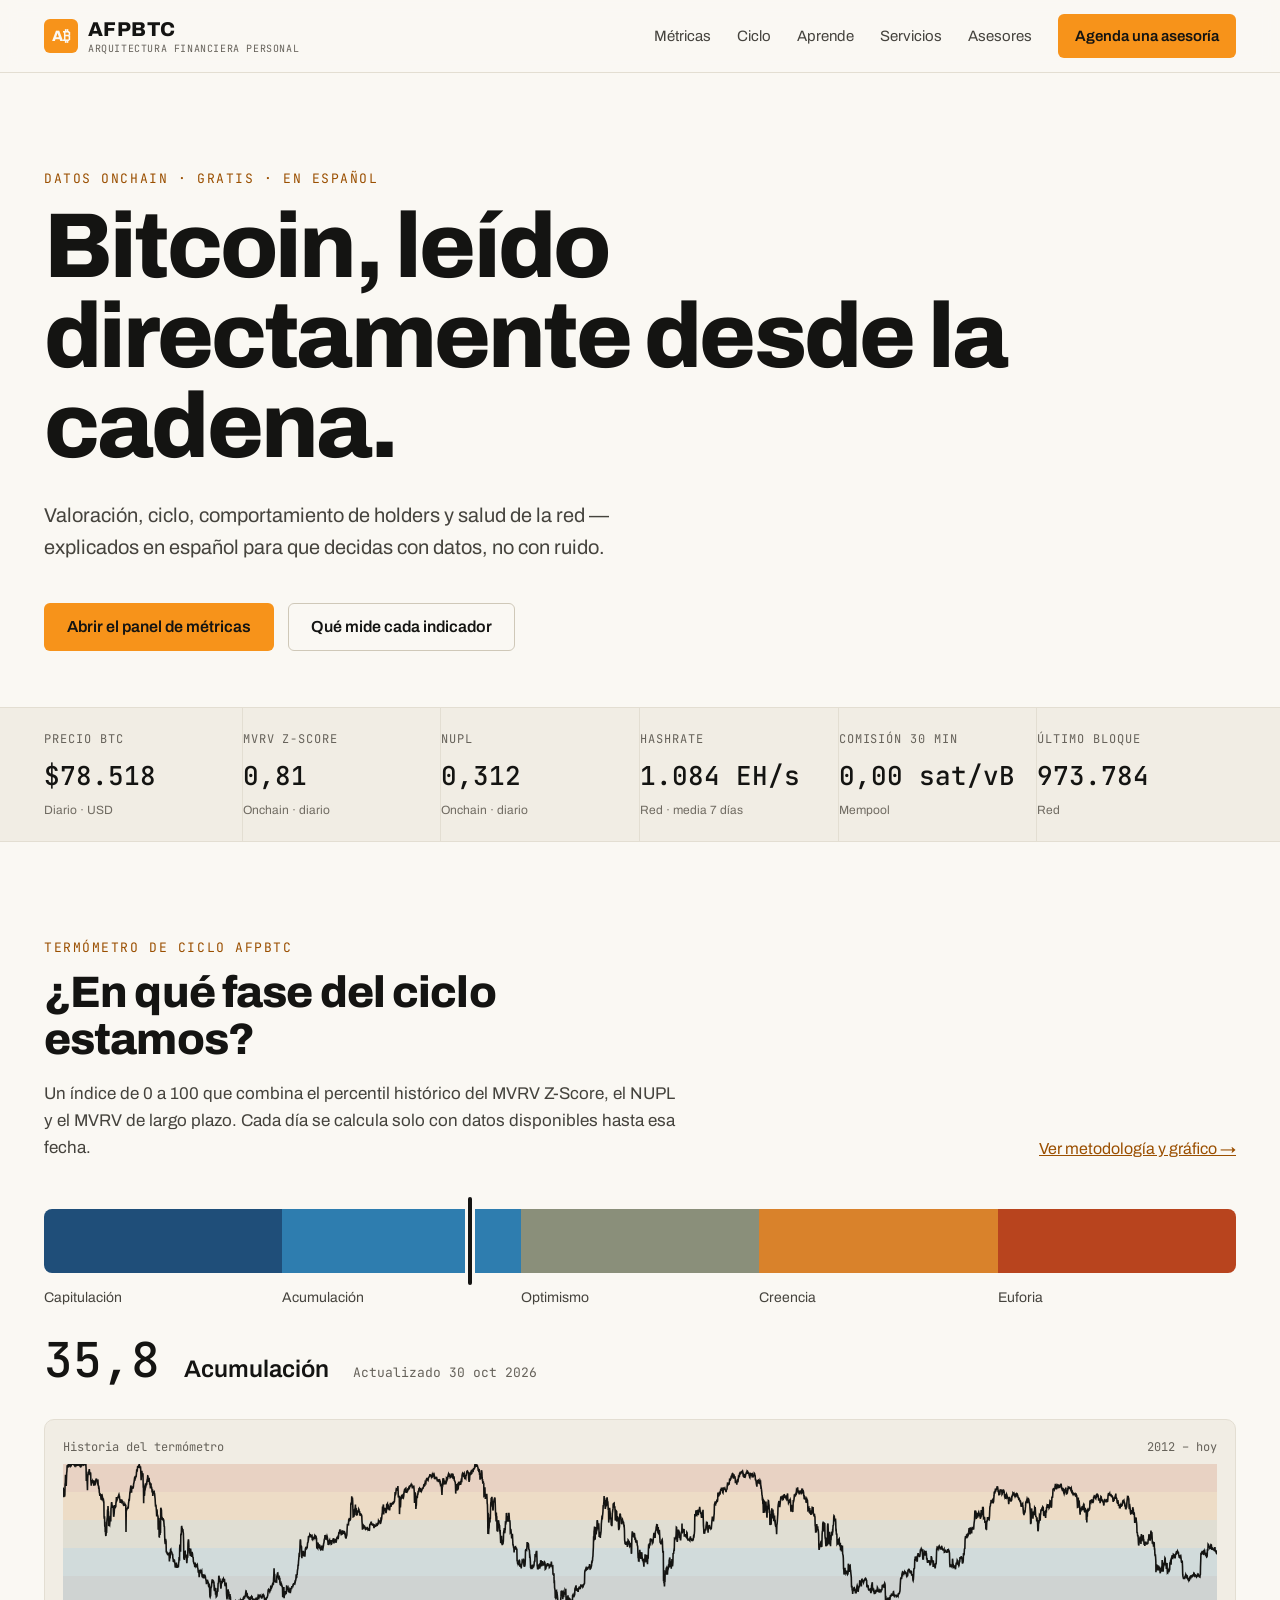
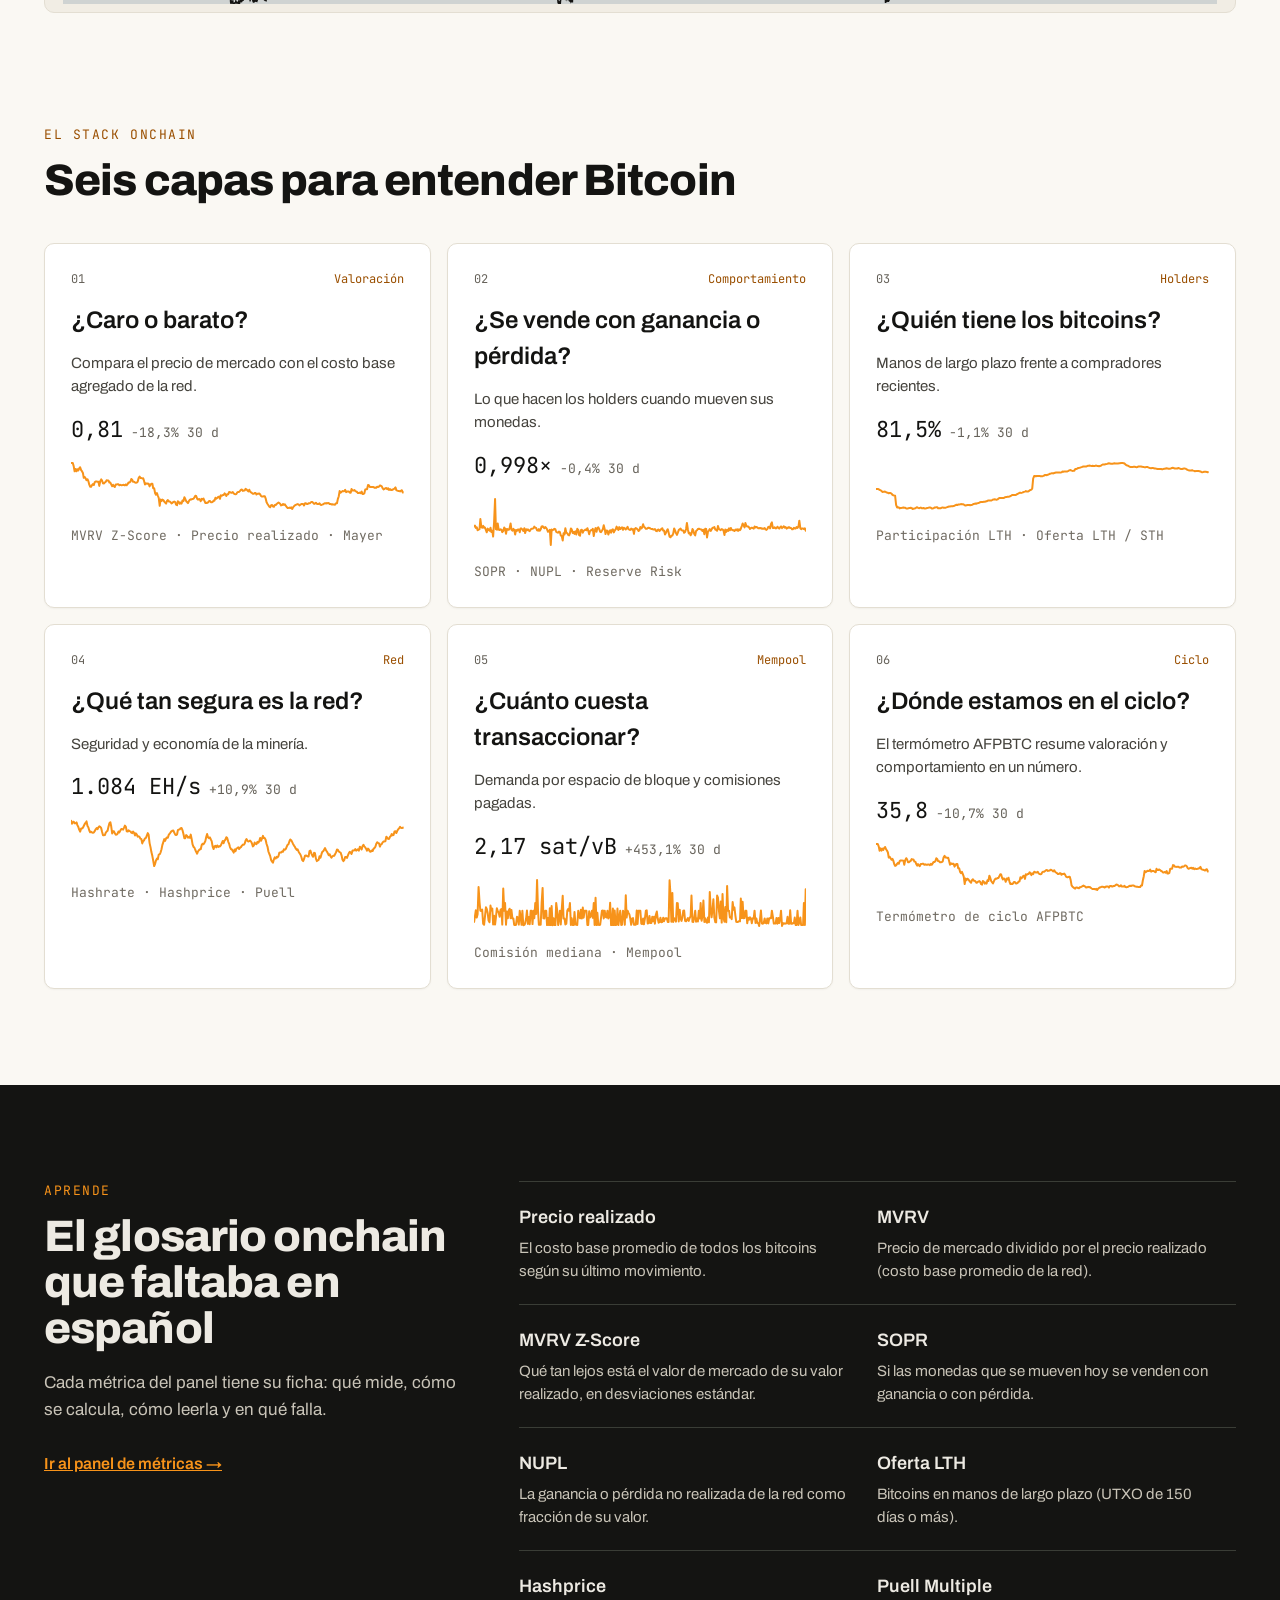
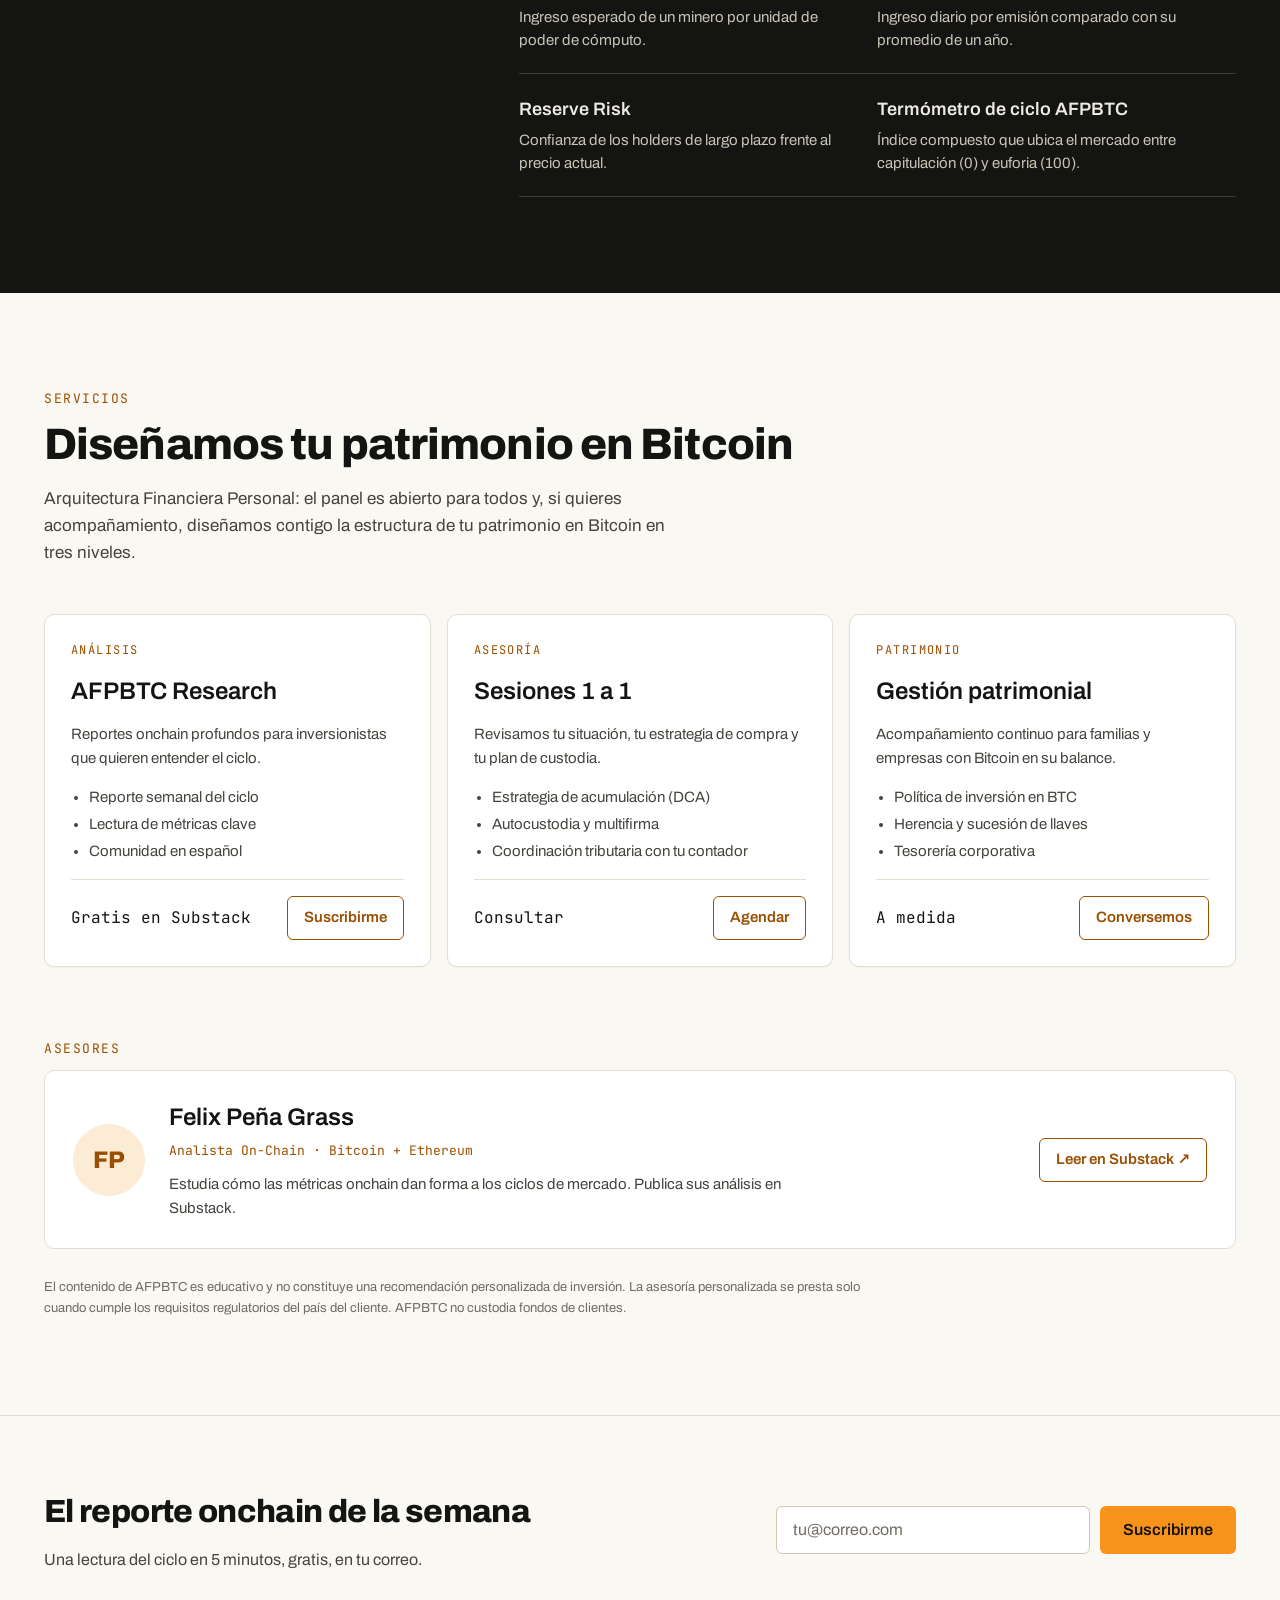
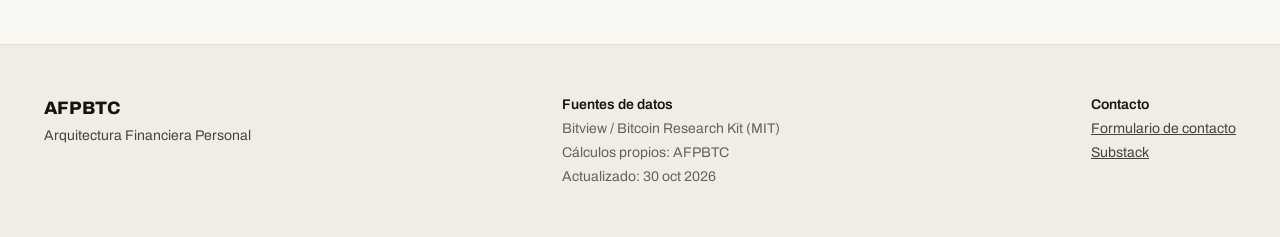
<file: index.html>
<!doctype html>
<html lang="es">
<head>
<meta charset="utf-8">
<meta name="viewport" content="width=device-width, initial-scale=1">
<title>AFPBTC · Arquitectura Financiera Personal — Datos onchain de Bitcoin en español</title>
<meta name="description" content="AFPBTC, Arquitectura Financiera Personal: métricas onchain de Bitcoin gratis y en español, análisis del ciclo y asesoría patrimonial.">
<link rel="canonical" href="https://afpbtc.com/">
<meta property="og:type" content="website">
<meta property="og:site_name" content="AFPBTC · Arquitectura Financiera Personal">
<meta property="og:title" content="AFPBTC — Bitcoin, leído directamente desde la cadena">
<meta property="og:description" content="Métricas onchain de Bitcoin gratis y en español: MVRV, NUPL, SOPR, holders, hashrate y el termómetro de ciclo AFPBTC.">
<meta property="og:url" content="https://afpbtc.com/">
<meta name="twitter:card" content="summary">
<meta name="theme-color" content="#FAF8F3">
<link rel="icon" href="/favicon.svg" type="image/svg+xml">
<link rel="preconnect" href="https://fonts.googleapis.com">
<link rel="preconnect" href="https://fonts.gstatic.com" crossorigin>
<link href="https://fonts.googleapis.com/css2?family=Archivo:wght@400;500;600;800&family=JetBrains+Mono:wght@400;500&display=swap" rel="stylesheet">
<link rel="stylesheet" href="/assets/css/site.css?v=0385a9e5">
<script type="application/ld+json">{"@context":"https://schema.org","@type":"Organization","name":"AFPBTC","alternateName":"AFPBTC — Arquitectura Financiera Personal","url":"https://afpbtc.com/","contactPoint":{"@type":"ContactPoint","contactType":"customer support","url":"https://afpbtc.com/contacto/","availableLanguage":"es"},"description":"Arquitectura Financiera Personal con Bitcoin: datos onchain en español, análisis y asesoría patrimonial.","sameAs":["https://substack.com/@felixpg"]}</script>
</head>
<body class="theme-light">
<a class="skip" href="#contenido">Saltar al contenido</a>

<header class="site-header">
  <div class="wrap">
    <a class="brand" href="/" aria-label="AFPBTC, inicio">
      <span class="brand-mark" aria-hidden="true">A₿</span>
      <span class="brand-text"><span class="brand-name">AFPBTC</span><span class="brand-tag">Arquitectura Financiera Personal</span></span>
    </a>
    <button class="nav-toggle" type="button" aria-expanded="false" aria-controls="nav" aria-label="Abrir menú">
      <svg width="20" height="20" viewBox="0 0 20 20" aria-hidden="true"><path d="M3 6h14M3 10h14M3 14h14" stroke="currentColor" stroke-width="1.8" stroke-linecap="round"/></svg>
    </button>
    <nav class="nav" id="nav" aria-label="Principal">
      <a href="/metricas/">Métricas</a>
      <a href="#ciclo">Ciclo</a>
      <a href="#aprende">Aprende</a>
      <a href="#servicios">Servicios</a>
      <a href="#asesores">Asesores</a>
      <a class="btn btn-primary btn-sm header-cta" href="/contacto/">Agenda una asesoría</a>
    </nav>
  </div>
</header>

<main id="contenido">

  <section class="hero">
    <div class="wrap">
      <p class="kicker">Datos onchain · gratis · en español</p>
      <h1>Bitcoin, leído directamente desde la cadena.</h1>
      <p class="lead">Valoración, ciclo, comportamiento de holders y salud de la red — explicados en español para que decidas con datos, no con ruido.</p>
      <div class="actions">
        <a class="btn btn-primary" href="/metricas/">Abrir el panel de métricas</a>
        <a class="btn btn-ghost" href="#aprende">Qué mide cada indicador</a>
      </div>
    </div>
  </section>

  <section class="ticker" aria-label="Indicadores de hoy">
    <div class="wrap">
      <div class="tick"><div class="tick-label">Precio BTC</div><div class="tick-value" id="t-price">—</div><div class="tick-src">Diario · USD</div></div>
      <div class="tick"><div class="tick-label">MVRV Z-Score</div><div class="tick-value" id="t-z">—</div><div class="tick-src">Onchain · diario</div></div>
      <div class="tick"><div class="tick-label">NUPL</div><div class="tick-value" id="t-nupl">—</div><div class="tick-src">Onchain · diario</div></div>
      <div class="tick"><div class="tick-label">Hashrate</div><div class="tick-value" id="t-hash">—</div><div class="tick-src">Red · media 7 días</div></div>
      <div class="tick"><div class="tick-label">Comisión 30 min</div><div class="tick-value" id="t-fee">—</div><div class="tick-src" id="t-fee-src">Mempool</div></div>
      <div class="tick"><div class="tick-label">Último bloque</div><div class="tick-value" id="t-block">—</div><div class="tick-src" id="t-block-src">Red</div></div>
    </div>
  </section>

  <section class="section" id="ciclo">
    <div class="wrap">
      <div style="display:flex;flex-wrap:wrap;justify-content:space-between;align-items:end;gap:24px">
        <div style="max-width:660px">
          <p class="kicker">Termómetro de ciclo AFPBTC</p>
          <h2 class="h2">¿En qué fase del ciclo estamos?</h2>
          <p class="lead">Un índice de 0 a 100 que combina el percentil histórico del MVRV Z-Score, el NUPL y el MVRV de largo plazo. Cada día se calcula solo con datos disponibles hasta esa fecha.</p>
        </div>
        <a href="/metricas/?m=cycle_index">Ver metodología y gráfico →</a>
      </div>
      <div class="thermo" role="img" id="thermo" aria-label="Termómetro de ciclo: cargando">
        <span></span><span></span><span></span><span></span><span></span>
        <div class="thermo-mark" id="thermo-mark" hidden></div>
      </div>
      <div class="thermo-legend" aria-hidden="true"><span><span class="l">Capitulación</span><span class="s">Capit.</span></span><span><span class="l">Acumulación</span><span class="s">Acum.</span></span><span><span class="l">Optimismo</span><span class="s">Optim.</span></span><span><span class="l">Creencia</span><span class="s">Creen.</span></span><span><span class="l">Euforia</span><span class="s">Euforia</span></span></div>
      <div class="thermo-read">
        <span class="thermo-value" id="cyc-value">—</span>
        <span class="thermo-phase" id="cyc-phase">Cargando…</span>
        <span class="thermo-meta" id="cyc-meta"></span>
      </div>
      <figure class="cycle-hist" style="margin-left:0;margin-right:0">
        <div class="cycle-hist-label"><span>Historia del termómetro</span><span id="cyc-range"></span></div>
        <div id="cyc-hist" aria-hidden="true"></div>
        <figcaption class="sr-only">Evolución del termómetro de ciclo desde 2013.</figcaption>
      </figure>
    </div>
  </section>

  <section class="section" style="padding-top:0" aria-labelledby="stack-title">
    <div class="wrap">
      <p class="kicker">El stack onchain</p>
      <h2 class="h2" id="stack-title" style="margin-bottom:40px">Seis capas para entender Bitcoin</h2>
      <div class="grid-cards" id="layers">
        <a class="card" href="/metricas/?m=mvrv_zscore" data-metric="mvrv_zscore">
          <div class="card-top"><span class="n">01</span><span class="tag">Valoración</span></div>
          <h3>¿Caro o barato?</h3>
          <p>Compara el precio de mercado con el costo base agregado de la red.</p>
          <div class="card-value" data-value>—</div><div data-spark></div>
          <span class="card-metrics">MVRV Z-Score · Precio realizado · Mayer</span>
        </a>
        <a class="card" href="/metricas/?m=sopr" data-metric="sopr">
          <div class="card-top"><span class="n">02</span><span class="tag">Comportamiento</span></div>
          <h3>¿Se vende con ganancia o pérdida?</h3>
          <p>Lo que hacen los holders cuando mueven sus monedas.</p>
          <div class="card-value" data-value>—</div><div data-spark></div>
          <span class="card-metrics">SOPR · NUPL · Reserve Risk</span>
        </a>
        <a class="card" href="/metricas/?m=lth_share" data-metric="lth_share">
          <div class="card-top"><span class="n">03</span><span class="tag">Holders</span></div>
          <h3>¿Quién tiene los bitcoins?</h3>
          <p>Manos de largo plazo frente a compradores recientes.</p>
          <div class="card-value" data-value>—</div><div data-spark></div>
          <span class="card-metrics">Participación LTH · Oferta LTH / STH</span>
        </a>
        <a class="card" href="/metricas/?m=hashrate" data-metric="hashrate">
          <div class="card-top"><span class="n">04</span><span class="tag">Red</span></div>
          <h3>¿Qué tan segura es la red?</h3>
          <p>Seguridad y economía de la minería.</p>
          <div class="card-value" data-value>—</div><div data-spark></div>
          <span class="card-metrics">Hashrate · Hashprice · Puell</span>
        </a>
        <a class="card" href="/metricas/?m=fee_rate_median" data-metric="fee_rate_median">
          <div class="card-top"><span class="n">05</span><span class="tag">Mempool</span></div>
          <h3>¿Cuánto cuesta transaccionar?</h3>
          <p>Demanda por espacio de bloque y comisiones pagadas.</p>
          <div class="card-value" data-value>—</div><div data-spark></div>
          <span class="card-metrics">Comisión mediana · Mempool</span>
        </a>
        <a class="card" href="/metricas/?m=cycle_index" data-metric="cycle_index">
          <div class="card-top"><span class="n">06</span><span class="tag">Ciclo</span></div>
          <h3>¿Dónde estamos en el ciclo?</h3>
          <p>El termómetro AFPBTC resume valoración y comportamiento en un número.</p>
          <div class="card-value" data-value>—</div><div data-spark></div>
          <span class="card-metrics">Termómetro de ciclo AFPBTC</span>
        </a>
      </div>
    </div>
  </section>

  <section class="cream" id="aprende">
    <div class="wrap section">
      <div class="learn">
        <div class="learn-intro">
          <p class="kicker">Aprende</p>
          <h2 class="h2">El glosario onchain que faltaba en español</h2>
          <p class="lead">Cada métrica del panel tiene su ficha: qué mide, cómo se calcula, cómo leerla y en qué falla.</p>
          <p style="margin-top:28px"><a href="/metricas/" style="font-weight:600">Ir al panel de métricas →</a></p>
        </div>
        <dl class="glossary" id="glossary"></dl>
      </div>
    </div>
  </section>

  <section class="section" id="servicios">
    <div class="wrap">
      <p class="kicker">Servicios</p>
      <h2 class="h2" style="max-width:760px">Diseñamos tu patrimonio en Bitcoin</h2>
      <p class="lead" style="margin-bottom:48px">Arquitectura Financiera Personal: el panel es abierto para todos y, si quieres acompañamiento, diseñamos contigo la estructura de tu patrimonio en Bitcoin en tres niveles.</p>
      <div class="grid-cards">
        <div class="card service">
          <span class="kicker" style="margin:0;font-size:12px">Análisis</span>
          <h3>AFPBTC Research</h3>
          <p>Reportes onchain profundos para inversionistas que quieren entender el ciclo.</p>
          <ul><li>Reporte semanal del ciclo</li><li>Lectura de métricas clave</li><li>Comunidad en español</li></ul>
          <div class="service-foot"><span class="mono">Gratis en Substack</span><a class="btn btn-outline btn-sm" href="https://felixpg.substack.com/subscribe" rel="noopener">Suscribirme</a></div>
        </div>
        <div class="card service">
          <span class="kicker" style="margin:0;font-size:12px">Asesoría</span>
          <h3>Sesiones 1 a 1</h3>
          <p>Revisamos tu situación, tu estrategia de compra y tu plan de custodia.</p>
          <ul><li>Estrategia de acumulación (DCA)</li><li>Autocustodia y multifirma</li><li>Coordinación tributaria con tu contador</li></ul>
          <div class="service-foot"><span class="mono">Consultar</span><a class="btn btn-outline btn-sm" href="/contacto/?interes=sesion">Agendar</a></div>
        </div>
        <div class="card service">
          <span class="kicker" style="margin:0;font-size:12px">Patrimonio</span>
          <h3>Gestión patrimonial</h3>
          <p>Acompañamiento continuo para familias y empresas con Bitcoin en su balance.</p>
          <ul><li>Política de inversión en BTC</li><li>Herencia y sucesión de llaves</li><li>Tesorería corporativa</li></ul>
          <div class="service-foot"><span class="mono">A medida</span><a class="btn btn-outline btn-sm" href="/contacto/?interes=patrimonio">Conversemos</a></div>
        </div>
      </div>

      <div id="asesores" style="margin-top:72px;scroll-margin-top:90px">
        <p class="kicker">Asesores</p>
        <div class="advisor">
          <div class="avatar" aria-hidden="true">FP</div>
          <div class="advisor-body">
            <h3>Felix Peña Grass</h3>
            <p class="role">Analista On-Chain · Bitcoin + Ethereum</p>
            <p>Estudia cómo las métricas onchain dan forma a los ciclos de mercado. Publica sus análisis en Substack.</p>
          </div>
          <a class="btn btn-outline btn-sm" href="https://substack.com/@felixpg" rel="noopener">Leer en Substack ↗</a>
        </div>
      </div>

      <p class="note">El contenido de AFPBTC es educativo y no constituye una recomendación personalizada de inversión. La asesoría personalizada se presta solo cuando cumple los requisitos regulatorios del país del cliente. AFPBTC no custodia fondos de clientes.</p>
    </div>
  </section>

  <section class="newsletter border-top" aria-labelledby="nl-title">
    <div class="wrap">
      <div style="max-width:560px">
        <h2 id="nl-title">El reporte onchain de la semana</h2>
        <p style="margin:12px 0 0;font-size:16px;color:var(--ink-2);line-height:1.55">Una lectura del ciclo en 5 minutos, gratis, en tu correo.</p>
      </div>
      <form action="https://felixpg.substack.com/subscribe" method="get" target="_blank" rel="noopener">
        <label for="nl-email" class="sr-only">Correo electrónico</label>
        <input class="input" id="nl-email" name="email" type="email" required placeholder="tu@correo.com" autocomplete="email">
        <button class="btn btn-primary" type="submit">Suscribirme</button>
      </form>
    </div>
  </section>

</main>

<footer class="site-footer">
  <div class="wrap">
    <div style="max-width:420px">
      <strong style="font-size:18px;font-weight:800">AFPBTC</strong>
      <span style="display:block;color:var(--ink-2)">Arquitectura Financiera Personal</span>
    </div>
    <div>
      <strong>Fuentes de datos</strong>
      <span>Bitview / Bitcoin Research Kit (MIT)</span><br>
      <span>Cálculos propios: AFPBTC</span><br>
      <span id="f-updated"></span>
    </div>
    <div>
      <strong>Contacto</strong>
      <a href="/contacto/">Formulario de contacto</a><br>
      <a href="https://substack.com/@felixpg" rel="noopener">Substack</a>
    </div>
  </div>
</footer>

<script src="/assets/js/common.js?v=0385a9e5"></script>
<script src="/assets/js/home.js?v=0385a9e5"></script>
</body>
</html>
</file>
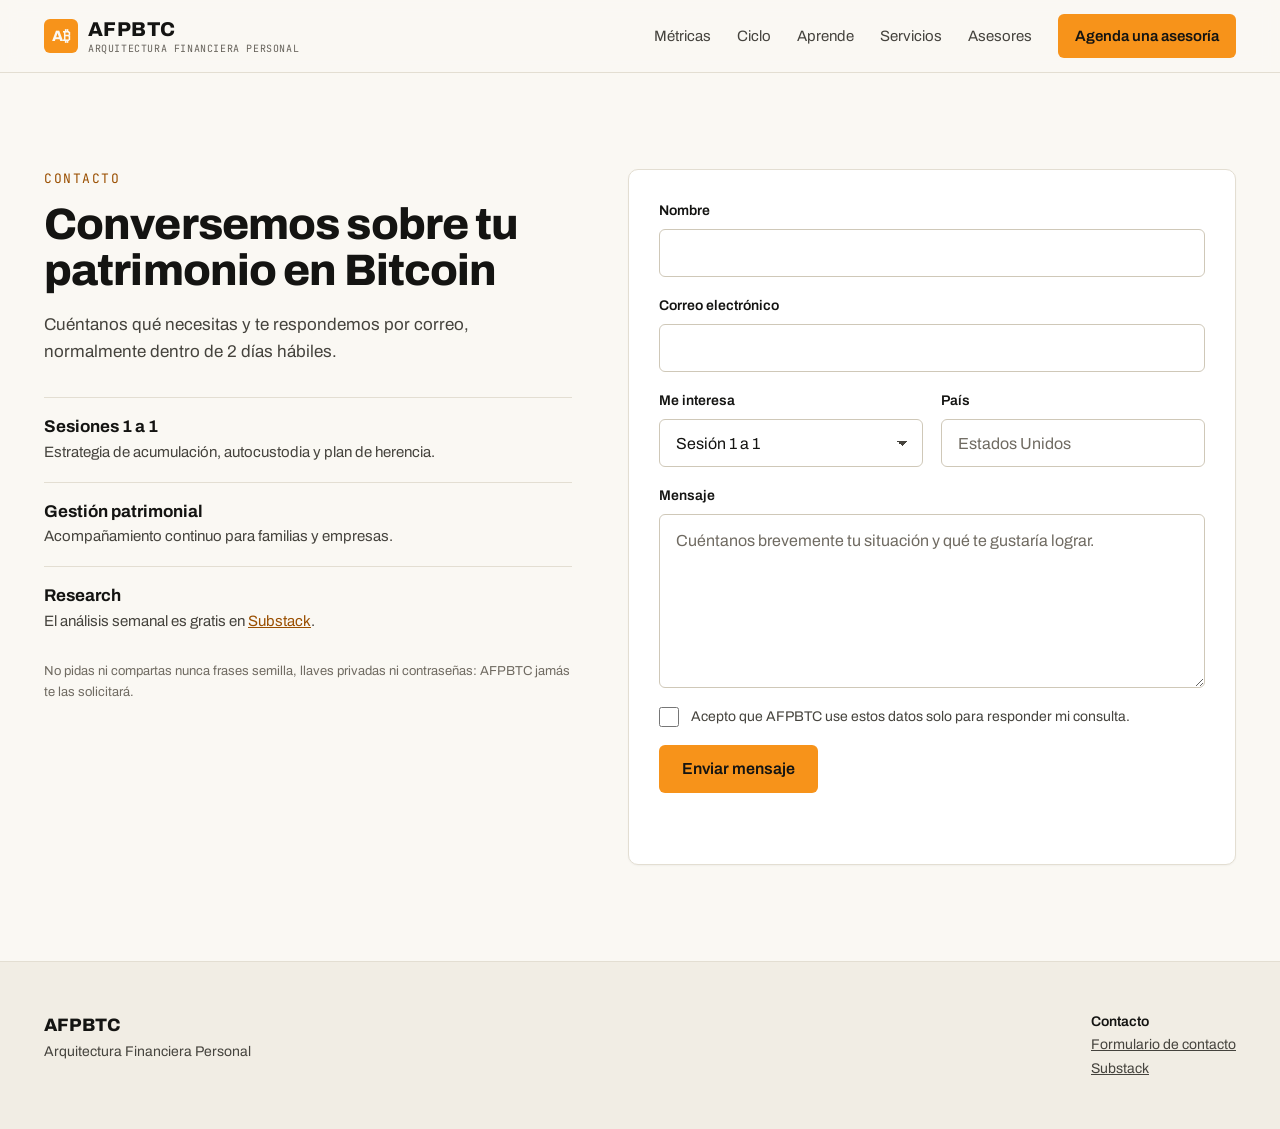
<file: contacto/index.html>
<!doctype html>
<html lang="es">
<head>
<meta charset="utf-8">
<meta name="viewport" content="width=device-width, initial-scale=1">
<title>Contacto — AFPBTC · Arquitectura Financiera Personal</title>
<meta name="description" content="Agenda una sesión o conversemos sobre tu patrimonio en Bitcoin. Escríbenos desde el formulario de contacto de AFPBTC.">
<link rel="canonical" href="https://afpbtc.com/contacto/">
<meta property="og:site_name" content="AFPBTC · Arquitectura Financiera Personal">
<meta property="og:title" content="Contacto — AFPBTC">
<meta property="og:url" content="https://afpbtc.com/contacto/">
<meta name="theme-color" content="#FAF8F3">
<link rel="icon" href="/favicon.svg" type="image/svg+xml">
<link rel="preconnect" href="https://fonts.googleapis.com">
<link rel="preconnect" href="https://fonts.gstatic.com" crossorigin>
<link href="https://fonts.googleapis.com/css2?family=Archivo:wght@400;500;600;800&family=JetBrains+Mono:wght@400;500&display=swap" rel="stylesheet">
<link rel="stylesheet" href="/assets/css/site.css?v=0385a9e5">
</head>
<body class="theme-light">
<a class="skip" href="#contenido">Saltar al contenido</a>

<header class="site-header">
  <div class="wrap">
    <a class="brand" href="/" aria-label="AFPBTC, inicio">
      <span class="brand-mark" aria-hidden="true">A₿</span>
      <span class="brand-text"><span class="brand-name">AFPBTC</span><span class="brand-tag">Arquitectura Financiera Personal</span></span>
    </a>
    <button class="nav-toggle" type="button" aria-expanded="false" aria-controls="nav" aria-label="Abrir menú">
      <svg width="20" height="20" viewBox="0 0 20 20" aria-hidden="true"><path d="M3 6h14M3 10h14M3 14h14" stroke="currentColor" stroke-width="1.8" stroke-linecap="round"/></svg>
    </button>
    <nav class="nav" id="nav" aria-label="Principal">
      <a href="/metricas/">Métricas</a>
      <a href="/#ciclo">Ciclo</a>
      <a href="/#aprende">Aprende</a>
      <a href="/#servicios">Servicios</a>
      <a href="/#asesores">Asesores</a>
      <a class="btn btn-primary btn-sm header-cta" href="/contacto/" aria-current="page">Agenda una asesoría</a>
    </nav>
  </div>
</header>

<main id="contenido" class="section">
  <div class="wrap contact">
    <div class="contact-intro">
      <p class="kicker">Contacto</p>
      <h1 class="h2">Conversemos sobre tu patrimonio en Bitcoin</h1>
      <p class="lead">Cuéntanos qué necesitas y te respondemos por correo, normalmente dentro de 2 días hábiles.</p>
      <ul class="contact-points">
        <li><strong>Sesiones 1 a 1</strong><span>Estrategia de acumulación, autocustodia y plan de herencia.</span></li>
        <li><strong>Gestión patrimonial</strong><span>Acompañamiento continuo para familias y empresas.</span></li>
        <li><strong>Research</strong><span>El análisis semanal es gratis en <a href="https://substack.com/@felixpg" rel="noopener">Substack</a>.</span></li>
      </ul>
      <p class="note">No pidas ni compartas nunca frases semilla, llaves privadas ni contraseñas: AFPBTC jamás te las solicitará.</p>
    </div>

    <form class="contact-form card" id="contact-form" action="https://formspree.io/f/meaaajzw" method="POST" novalidate>
      <div class="field">
        <label for="c-name">Nombre</label>
        <input class="input" id="c-name" name="nombre" type="text" autocomplete="name" required maxlength="120">
      </div>
      <div class="field">
        <label for="c-email">Correo electrónico</label>
        <input class="input" id="c-email" name="email" type="email" autocomplete="email" required maxlength="200">
      </div>
      <div class="field-row">
        <div class="field">
          <label for="c-topic">Me interesa</label>
          <select class="input" id="c-topic" name="interes" required>
            <option value="Sesión 1 a 1">Sesión 1 a 1</option>
            <option value="Gestión patrimonial">Gestión patrimonial</option>
            <option value="Research / prensa">Research o prensa</option>
            <option value="Otro">Otro</option>
          </select>
        </div>
        <div class="field">
          <label for="c-country">País</label>
          <input class="input" id="c-country" name="pais" type="text" autocomplete="country-name" maxlength="60" placeholder="Estados Unidos">
        </div>
      </div>
      <div class="field">
        <label for="c-msg">Mensaje</label>
        <textarea class="input" id="c-msg" name="mensaje" rows="6" required minlength="10" maxlength="4000" placeholder="Cuéntanos brevemente tu situación y qué te gustaría lograr."></textarea>
      </div>
      <!-- Trampa para bots: los humanos no ven este campo. -->
      <div class="hp" aria-hidden="true" style="position:absolute;left:-10000px;top:auto;width:1px;height:1px;overflow:hidden">
        <label for="c-gotcha">No completar</label>
        <input id="c-gotcha" type="text" name="_gotcha" tabindex="-1" autocomplete="off">
      </div>
      <input type="hidden" name="_subject" id="c-subject" value="Nuevo contacto desde afpbtc.com">
      <label class="check">
        <input type="checkbox" id="c-consent" name="acepta_contacto" value="sí" required>
        <span>Acepto que AFPBTC use estos datos solo para responder mi consulta.</span>
      </label>
      <button class="btn btn-primary" type="submit" id="c-submit">Enviar mensaje</button>
      <p class="form-status" id="c-status" role="status" aria-live="polite"></p>
    </form>
  </div>
</main>

<footer class="site-footer">
  <div class="wrap">
    <div style="max-width:420px">
      <strong style="font-size:18px;font-weight:800">AFPBTC</strong>
      <span style="display:block;color:var(--ink-2)">Arquitectura Financiera Personal</span>
    </div>
    <div>
      <strong>Contacto</strong>
      <a href="/contacto/">Formulario de contacto</a><br>
      <a href="https://substack.com/@felixpg" rel="noopener">Substack</a>
    </div>
  </div>
</footer>

<script src="/assets/js/common.js?v=0385a9e5"></script>
<script src="/assets/js/contact.js?v=0385a9e5"></script>
</body>
</html>
</file>
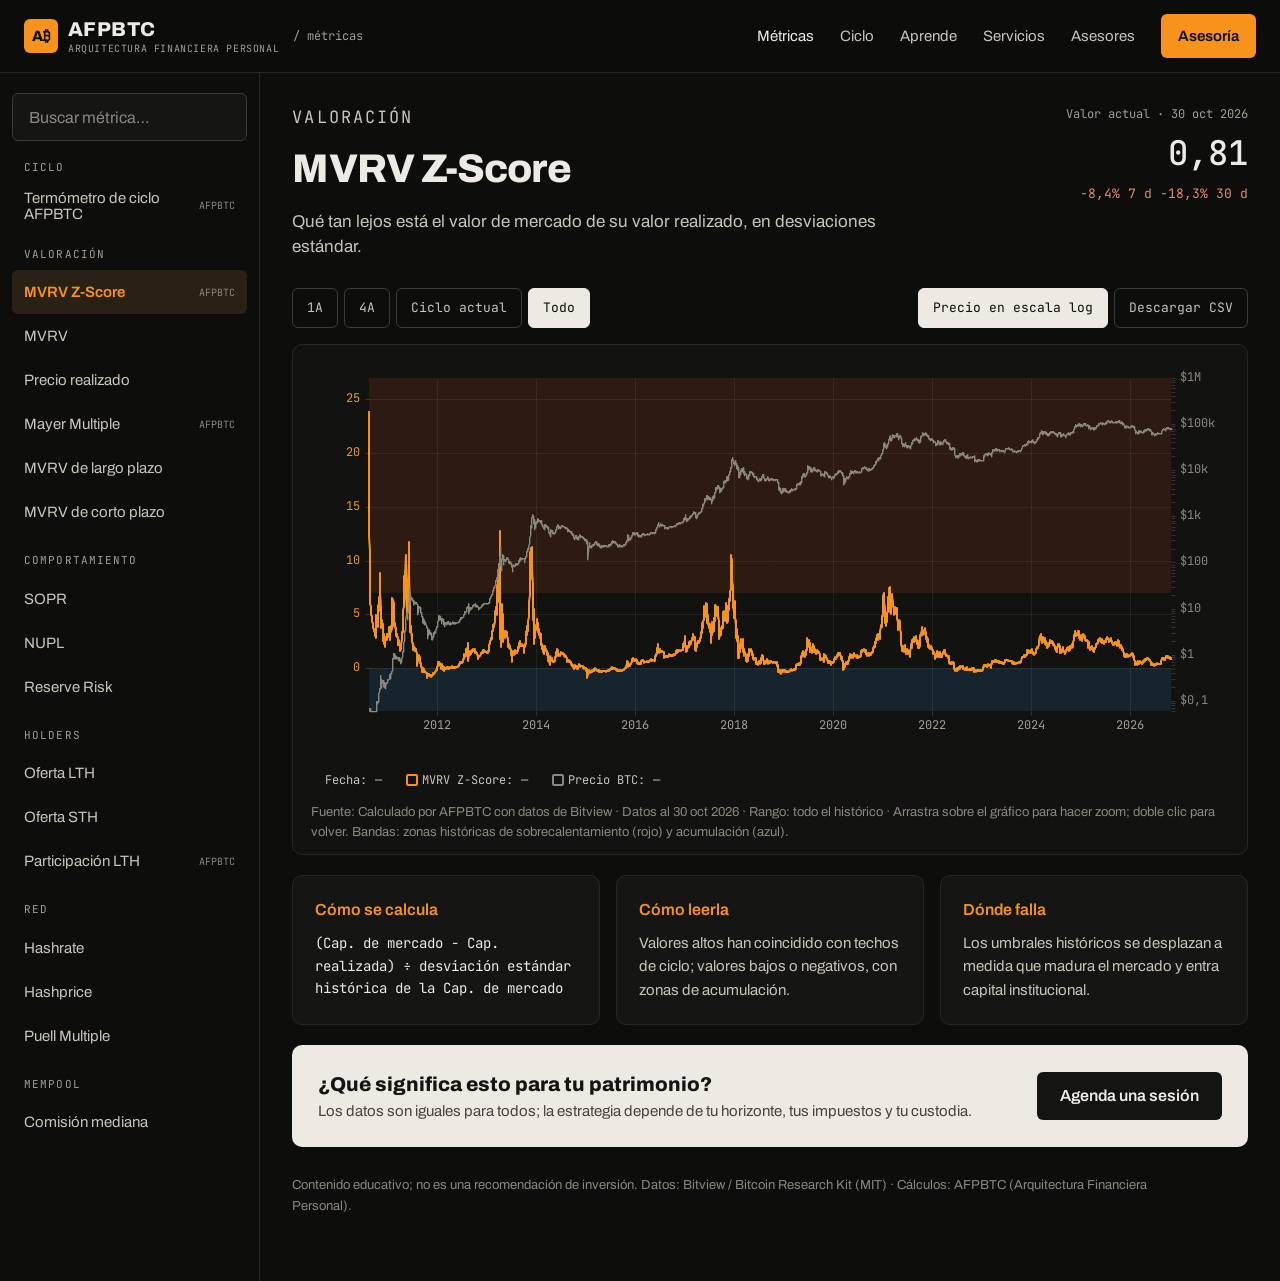
<file: metricas/index.html>
<!doctype html>
<html lang="es">
<head>
<meta charset="utf-8">
<meta name="viewport" content="width=device-width, initial-scale=1">
<title>Panel de métricas onchain — AFPBTC</title>
<meta name="description" content="Gráficos gratuitos de MVRV, MVRV Z-Score, NUPL, SOPR, precio realizado, holders de largo plazo, hashrate y más, con explicación en español.">
<link rel="canonical" href="https://afpbtc.com/metricas/">
<meta property="og:type" content="website">
<meta property="og:site_name" content="AFPBTC · Arquitectura Financiera Personal">
<meta property="og:title" content="Panel de métricas onchain de Bitcoin — AFPBTC">
<meta property="og:description" content="Métricas onchain de Bitcoin gratis y en español, con histórico descargable.">
<meta property="og:url" content="https://afpbtc.com/metricas/">
<meta name="theme-color" content="#0D0E0C">
<link rel="icon" href="/favicon.svg" type="image/svg+xml">
<link rel="preconnect" href="https://fonts.googleapis.com">
<link rel="preconnect" href="https://fonts.gstatic.com" crossorigin>
<link href="https://fonts.googleapis.com/css2?family=Archivo:wght@400;500;600;800&family=JetBrains+Mono:wght@400;500&display=swap" rel="stylesheet">
<link rel="stylesheet" href="/assets/vendor/uplot.min.css">
<link rel="stylesheet" href="/assets/css/site.css?v=0385a9e5">
</head>
<body>
<a class="skip" href="#contenido">Saltar al contenido</a>

<header class="site-header">
  <div class="wrap" style="max-width:none">
    <a class="brand" href="/" aria-label="AFPBTC, inicio">
      <span class="brand-mark" aria-hidden="true">A₿</span>
      <span class="brand-text"><span class="brand-name">AFPBTC</span><span class="brand-tag">Arquitectura Financiera Personal</span></span>
      <span class="brand-sub">/ métricas</span>
    </a>
    <button class="nav-toggle" type="button" aria-expanded="false" aria-controls="nav" aria-label="Abrir menú">
      <svg width="20" height="20" viewBox="0 0 20 20" aria-hidden="true"><path d="M3 6h14M3 10h14M3 14h14" stroke="currentColor" stroke-width="1.8" stroke-linecap="round"/></svg>
    </button>
    <nav class="nav" id="nav" aria-label="Principal">
      <a href="/metricas/" aria-current="page">Métricas</a>
      <a href="/#ciclo">Ciclo</a>
      <a href="/#aprende">Aprende</a>
      <a href="/#servicios">Servicios</a>
      <a href="/#asesores">Asesores</a>
      <a class="btn btn-primary btn-sm header-cta" href="/contacto/?interes=sesion">Asesoría</a>
    </nav>
  </div>
</header>

<div class="panel">
  <aside class="panel-side" aria-label="Lista de métricas">
    <label for="search" class="sr-only">Buscar métrica</label>
    <input class="input side-search" id="search" type="search" placeholder="Buscar métrica…" autocomplete="off">
    <div class="side-list" id="side"></div>
  </aside>

  <main class="panel-main" id="contenido">
    <div class="metric-head">
      <div>
        <p class="kicker" id="m-group" style="margin:0">&nbsp;</p>
        <h1 id="m-name">Cargando…</h1>
        <p id="m-what"></p>
      </div>
      <div class="metric-now" aria-live="polite">
        <div class="mono" style="font-size:12px;color:var(--mute)">Valor actual <span id="m-date"></span></div>
        <div class="v" id="m-value">—</div>
        <div class="d" id="m-change"></div>
      </div>
    </div>

    <div class="toolbar" role="group" aria-label="Opciones del gráfico">
      <button class="chip" type="button" data-range="365" aria-pressed="false">1A</button>
      <button class="chip" type="button" data-range="1461" aria-pressed="false">4A</button>
      <button class="chip" type="button" data-range="cycle" aria-pressed="false">Ciclo actual</button>
      <button class="chip" type="button" data-range="all" aria-pressed="true">Todo</button>
      <span class="spacer"></span>
      <button class="chip" type="button" id="log-toggle" aria-pressed="true">Precio en escala log</button>
      <a class="chip" id="csv" href="#" download>Descargar CSV</a>
    </div>

    <figure class="chart-box" style="margin-left:0;margin-right:0">
      <div class="chart" id="chart"><div class="chart-msg">Cargando datos…</div></div>
      <figcaption class="chart-cap" id="m-caption"></figcaption>
    </figure>

    <div class="info-grid">
      <section class="card"><h2>Cómo se calcula</h2><p class="formula" id="m-formula"></p></section>
      <section class="card"><h2>Cómo leerla</h2><p id="m-read"></p></section>
      <section class="card"><h2>Dónde falla</h2><p id="m-limits"></p></section>
    </div>

    <div class="cta-cream">
      <div>
        <strong>¿Qué significa esto para tu patrimonio?</strong>
        <span>Los datos son iguales para todos; la estrategia depende de tu horizonte, tus impuestos y tu custodia.</span>
      </div>
      <a class="btn" href="/contacto/?interes=sesion">Agenda una sesión</a>
    </div>

    <p class="note">Contenido educativo; no es una recomendación de inversión. <span id="attr">Datos: Bitview / Bitcoin Research Kit (MIT) · Cálculos: AFPBTC</span>.</p>
  </main>
</div>

<script src="/assets/vendor/uplot.min.js"></script>
<script src="/assets/js/common.js?v=0385a9e5"></script>
<script src="/assets/js/panel.js?v=0385a9e5"></script>
</body>
</html>
</file>
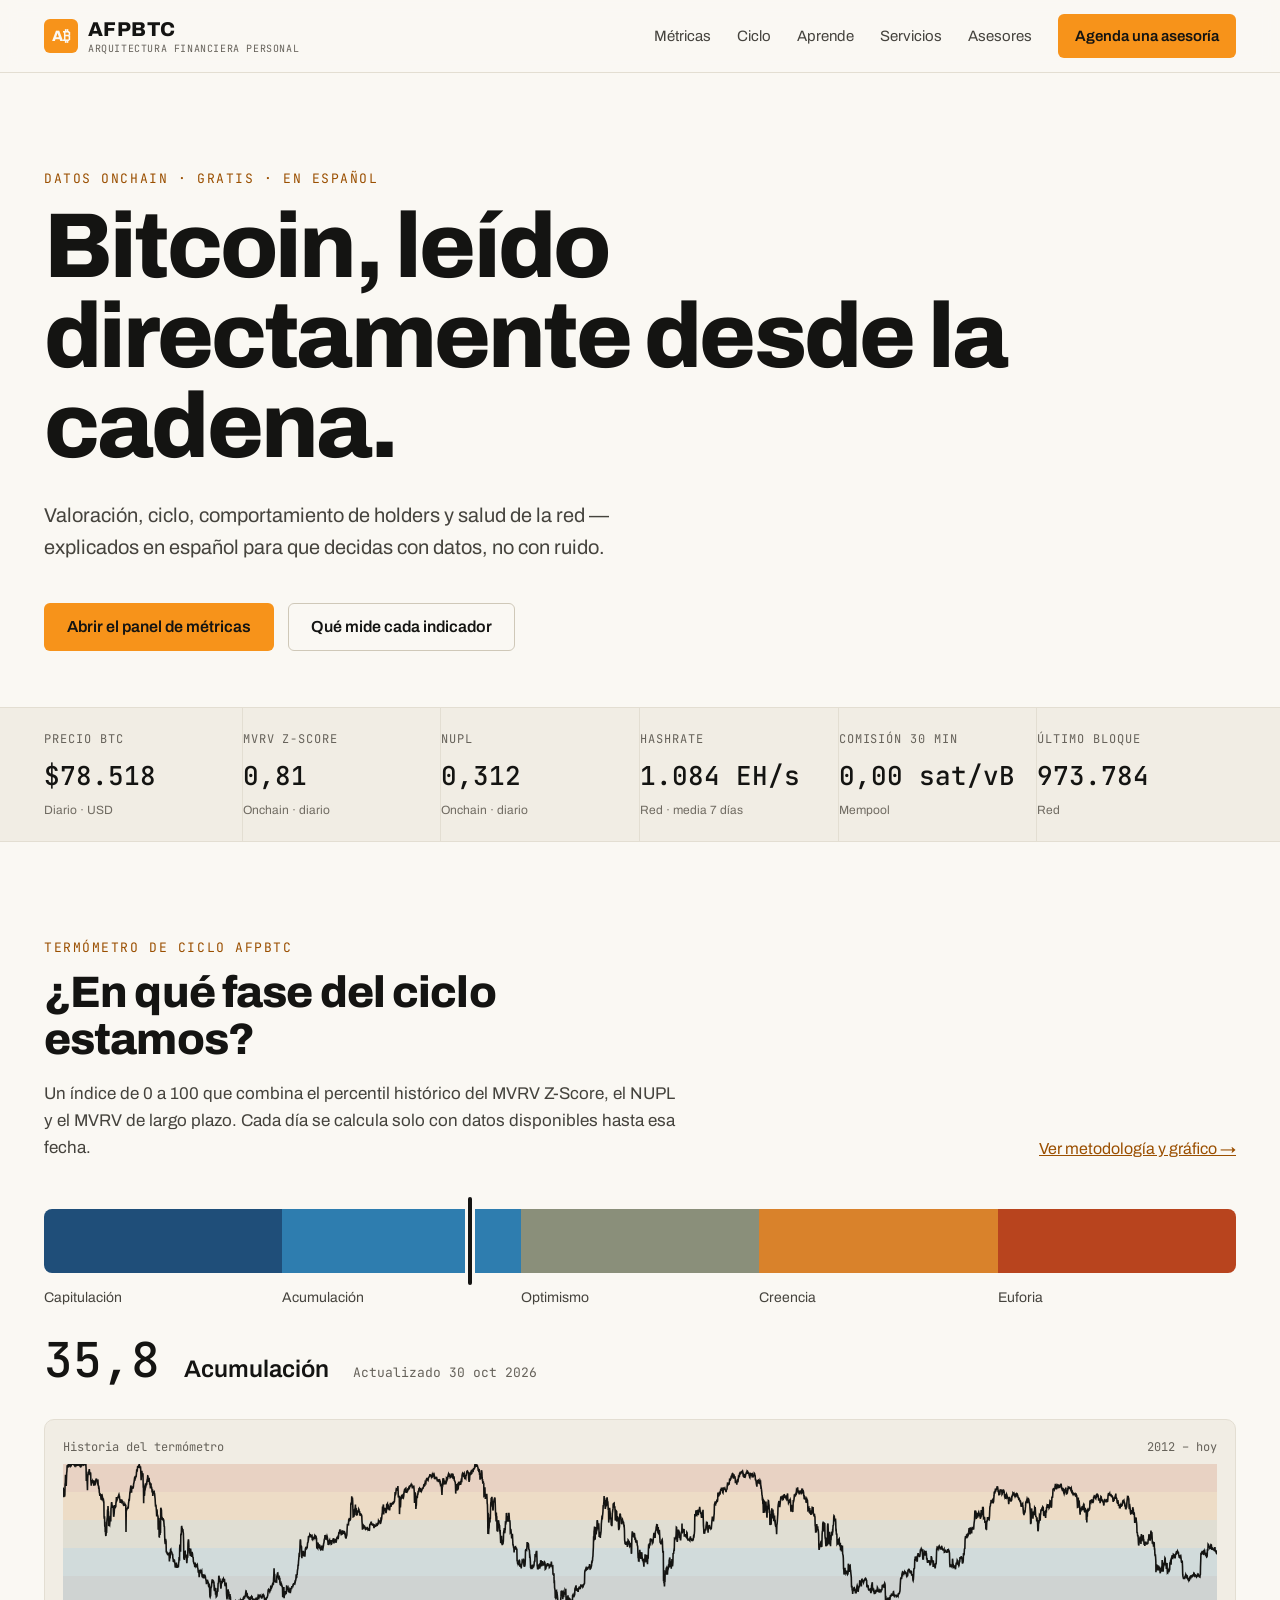
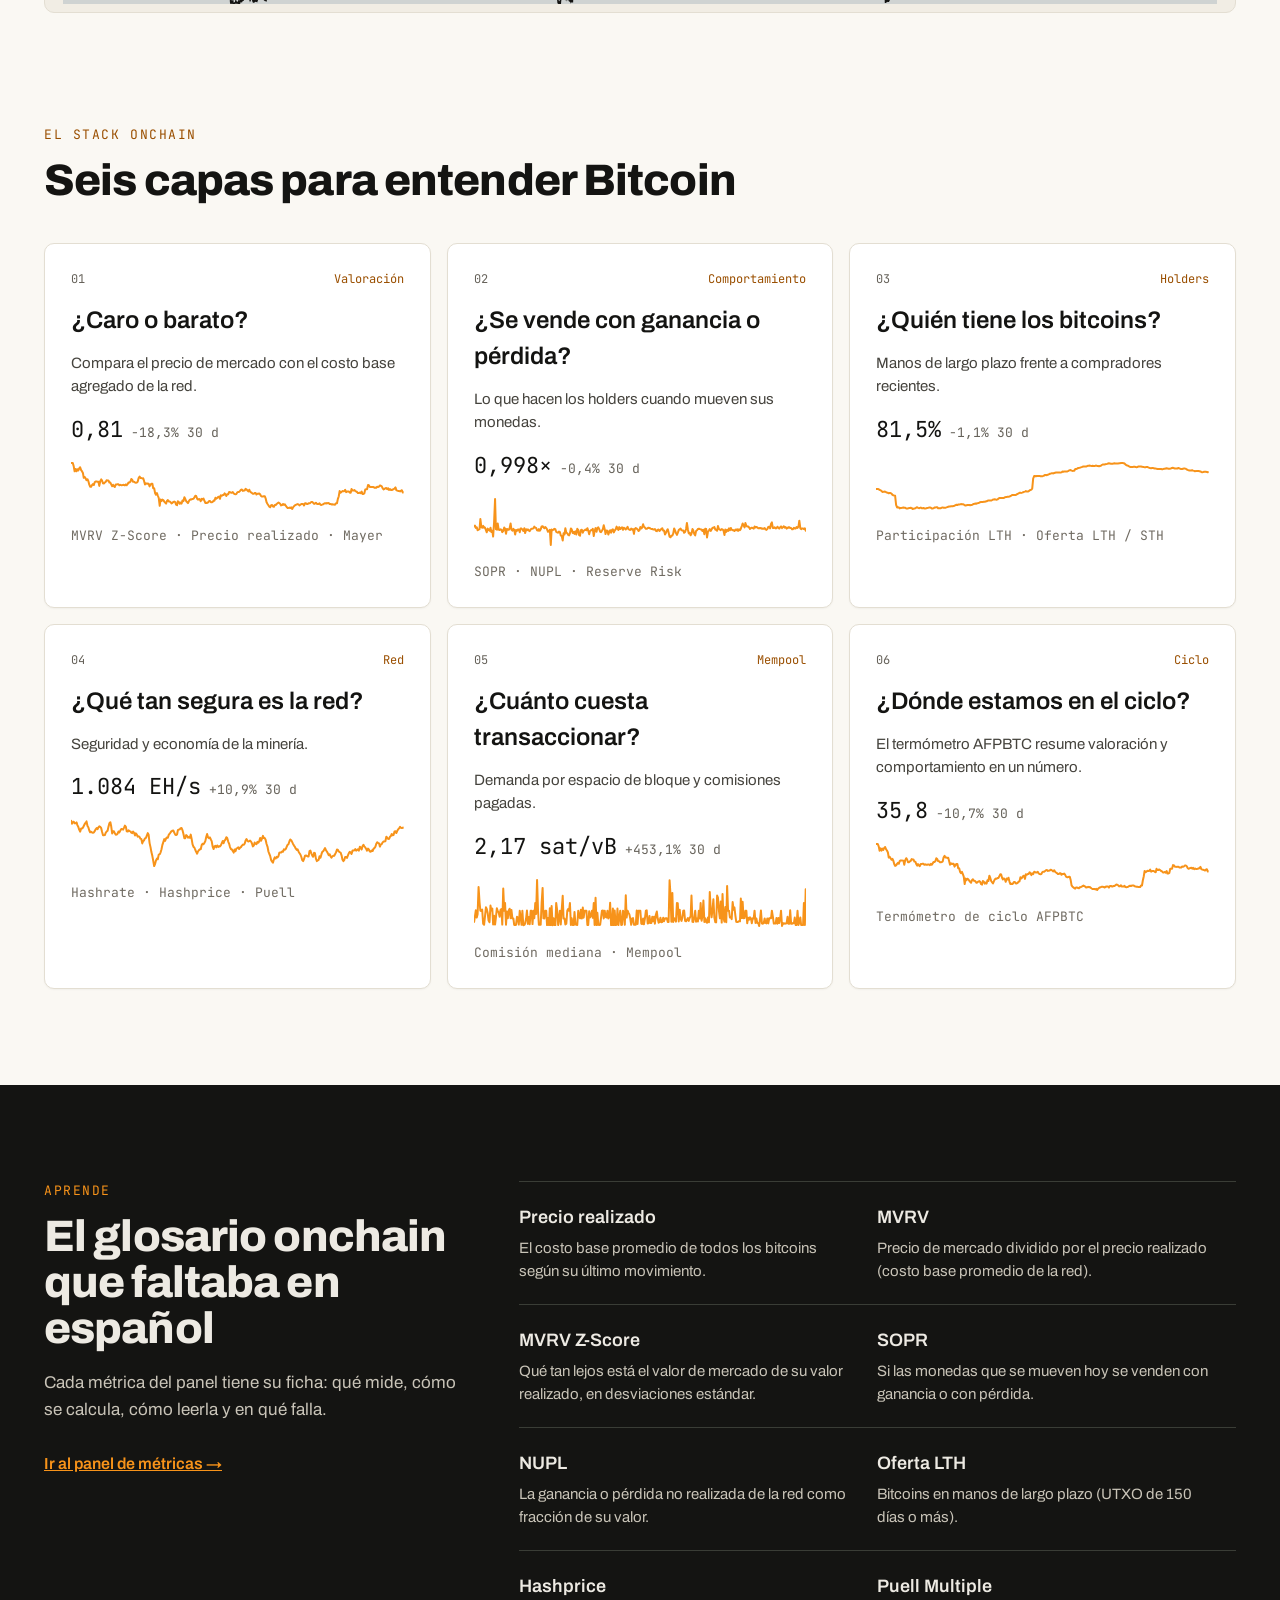
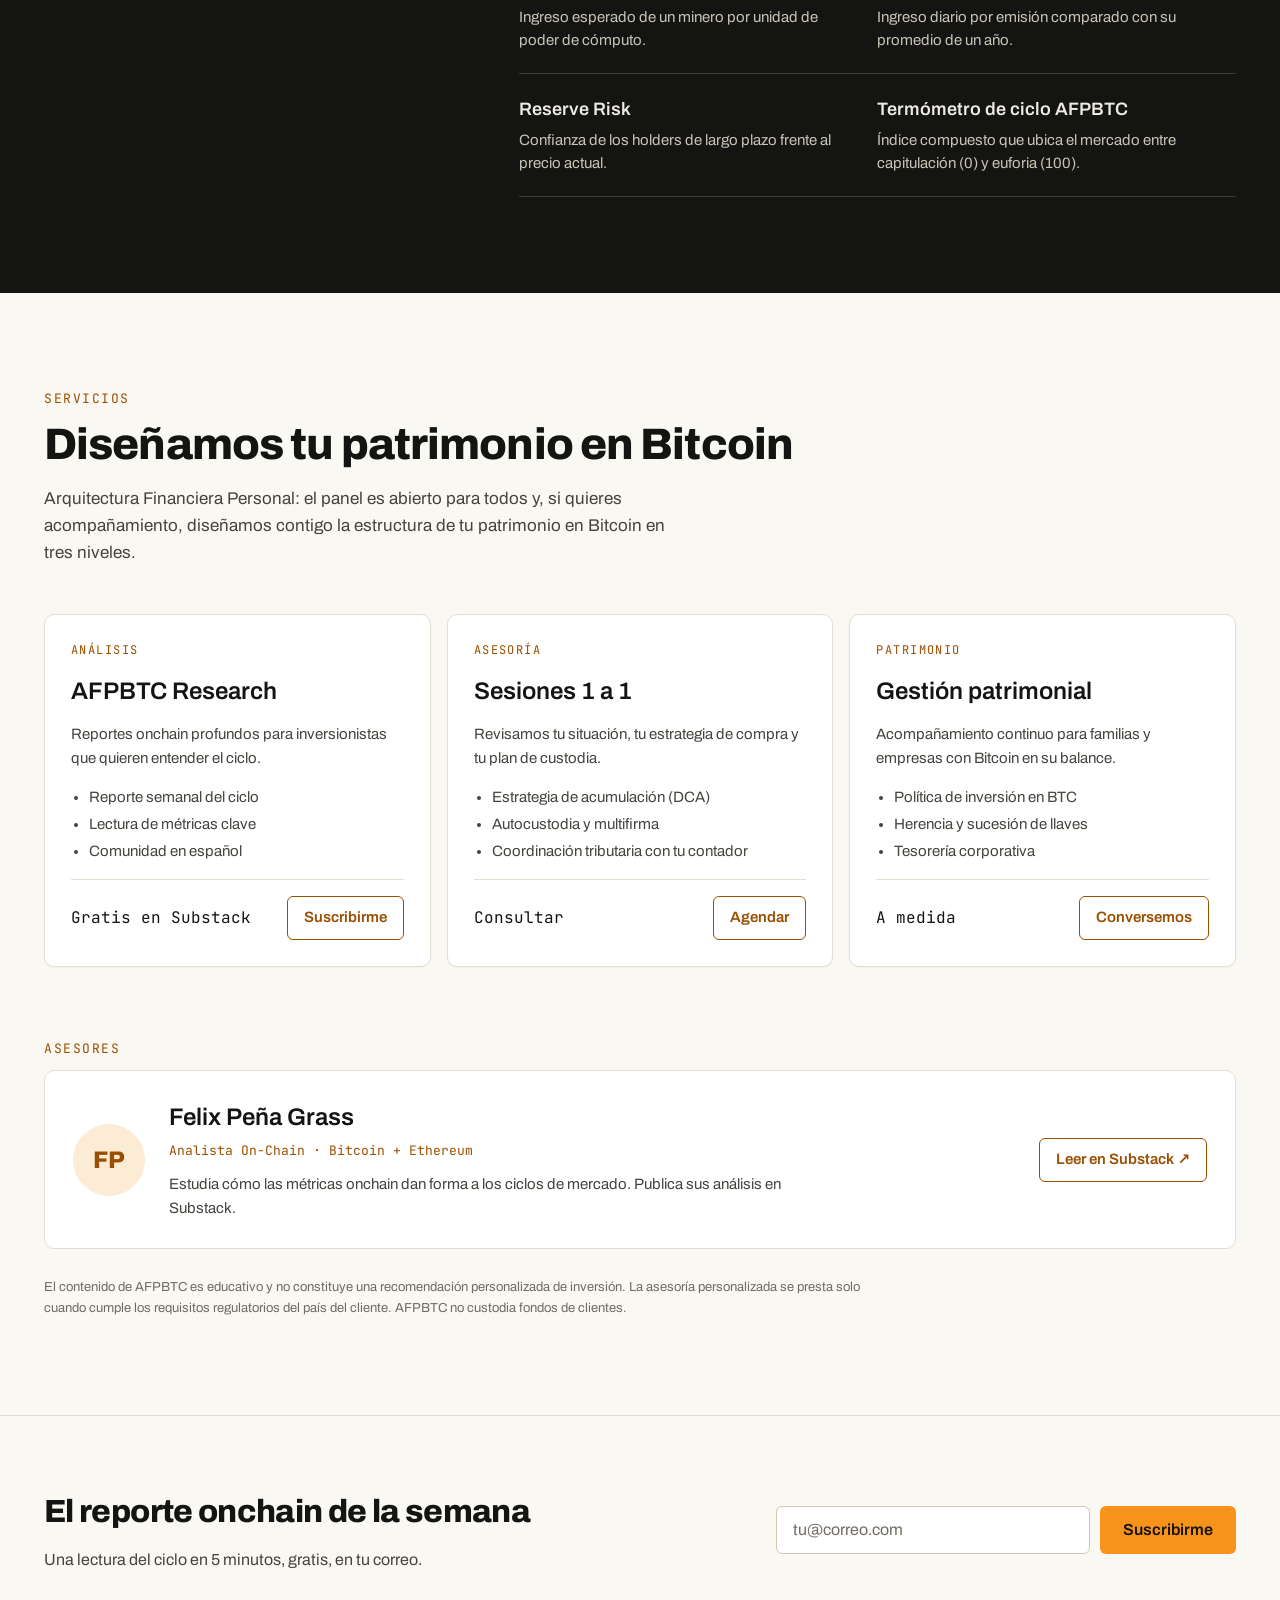
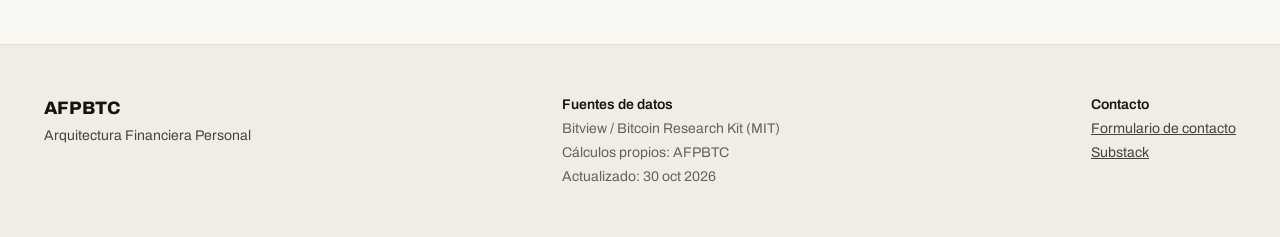
<file: public/index.html>
<!doctype html>
<html lang="es">
<head>
<meta charset="utf-8">
<meta name="viewport" content="width=device-width, initial-scale=1">
<title>AFPBTC · Arquitectura Financiera Personal — Datos onchain de Bitcoin en español</title>
<meta name="description" content="AFPBTC, Arquitectura Financiera Personal: métricas onchain de Bitcoin gratis y en español, análisis del ciclo y asesoría patrimonial.">
<link rel="canonical" href="https://afpbtc.com/">
<meta property="og:type" content="website">
<meta property="og:site_name" content="AFPBTC · Arquitectura Financiera Personal">
<meta property="og:title" content="AFPBTC — Bitcoin, leído directamente desde la cadena">
<meta property="og:description" content="Métricas onchain de Bitcoin gratis y en español: MVRV, NUPL, SOPR, holders, hashrate y el termómetro de ciclo AFPBTC.">
<meta property="og:url" content="https://afpbtc.com/">
<meta name="twitter:card" content="summary">
<meta name="theme-color" content="#FAF8F3">
<link rel="icon" href="/favicon.svg" type="image/svg+xml">
<link rel="preconnect" href="https://fonts.googleapis.com">
<link rel="preconnect" href="https://fonts.gstatic.com" crossorigin>
<link href="https://fonts.googleapis.com/css2?family=Archivo:wght@400;500;600;800&family=JetBrains+Mono:wght@400;500&display=swap" rel="stylesheet">
<link rel="stylesheet" href="/assets/css/site.css?v=__V__">
<script type="application/ld+json">{"@context":"https://schema.org","@type":"Organization","name":"AFPBTC","alternateName":"AFPBTC — Arquitectura Financiera Personal","url":"https://afpbtc.com/","contactPoint":{"@type":"ContactPoint","contactType":"customer support","url":"https://afpbtc.com/contacto/","availableLanguage":"es"},"description":"Arquitectura Financiera Personal con Bitcoin: datos onchain en español, análisis y asesoría patrimonial.","sameAs":["https://substack.com/@felixpg"]}</script>
</head>
<body class="theme-light">
<a class="skip" href="#contenido">Saltar al contenido</a>

<header class="site-header">
  <div class="wrap">
    <a class="brand" href="/" aria-label="AFPBTC, inicio">
      <span class="brand-mark" aria-hidden="true">A₿</span>
      <span class="brand-text"><span class="brand-name">AFPBTC</span><span class="brand-tag">Arquitectura Financiera Personal</span></span>
    </a>
    <button class="nav-toggle" type="button" aria-expanded="false" aria-controls="nav" aria-label="Abrir menú">
      <svg width="20" height="20" viewBox="0 0 20 20" aria-hidden="true"><path d="M3 6h14M3 10h14M3 14h14" stroke="currentColor" stroke-width="1.8" stroke-linecap="round"/></svg>
    </button>
    <nav class="nav" id="nav" aria-label="Principal">
      <a href="/metricas/">Métricas</a>
      <a href="#ciclo">Ciclo</a>
      <a href="#aprende">Aprende</a>
      <a href="#servicios">Servicios</a>
      <a href="#asesores">Asesores</a>
      <a class="btn btn-primary btn-sm header-cta" href="/contacto/">Agenda una asesoría</a>
    </nav>
  </div>
</header>

<main id="contenido">

  <section class="hero">
    <div class="wrap">
      <p class="kicker">Datos onchain · gratis · en español</p>
      <h1>Bitcoin, leído directamente desde la cadena.</h1>
      <p class="lead">Valoración, ciclo, comportamiento de holders y salud de la red — explicados en español para que decidas con datos, no con ruido.</p>
      <div class="actions">
        <a class="btn btn-primary" href="/metricas/">Abrir el panel de métricas</a>
        <a class="btn btn-ghost" href="#aprende">Qué mide cada indicador</a>
      </div>
    </div>
  </section>

  <section class="ticker" aria-label="Indicadores de hoy">
    <div class="wrap">
      <div class="tick"><div class="tick-label">Precio BTC</div><div class="tick-value" id="t-price">—</div><div class="tick-src">Diario · USD</div></div>
      <div class="tick"><div class="tick-label">MVRV Z-Score</div><div class="tick-value" id="t-z">—</div><div class="tick-src">Onchain · diario</div></div>
      <div class="tick"><div class="tick-label">NUPL</div><div class="tick-value" id="t-nupl">—</div><div class="tick-src">Onchain · diario</div></div>
      <div class="tick"><div class="tick-label">Hashrate</div><div class="tick-value" id="t-hash">—</div><div class="tick-src">Red · media 7 días</div></div>
      <div class="tick"><div class="tick-label">Comisión 30 min</div><div class="tick-value" id="t-fee">—</div><div class="tick-src" id="t-fee-src">Mempool</div></div>
      <div class="tick"><div class="tick-label">Último bloque</div><div class="tick-value" id="t-block">—</div><div class="tick-src" id="t-block-src">Red</div></div>
    </div>
  </section>

  <section class="section" id="ciclo">
    <div class="wrap">
      <div style="display:flex;flex-wrap:wrap;justify-content:space-between;align-items:end;gap:24px">
        <div style="max-width:660px">
          <p class="kicker">Termómetro de ciclo AFPBTC</p>
          <h2 class="h2">¿En qué fase del ciclo estamos?</h2>
          <p class="lead">Un índice de 0 a 100 que combina el percentil histórico del MVRV Z-Score, el NUPL y el MVRV de largo plazo. Cada día se calcula solo con datos disponibles hasta esa fecha.</p>
        </div>
        <a href="/metricas/?m=cycle_index">Ver metodología y gráfico →</a>
      </div>
      <div class="thermo" role="img" id="thermo" aria-label="Termómetro de ciclo: cargando">
        <span></span><span></span><span></span><span></span><span></span>
        <div class="thermo-mark" id="thermo-mark" hidden></div>
      </div>
      <div class="thermo-legend" aria-hidden="true"><span><span class="l">Capitulación</span><span class="s">Capit.</span></span><span><span class="l">Acumulación</span><span class="s">Acum.</span></span><span><span class="l">Optimismo</span><span class="s">Optim.</span></span><span><span class="l">Creencia</span><span class="s">Creen.</span></span><span><span class="l">Euforia</span><span class="s">Euforia</span></span></div>
      <div class="thermo-read">
        <span class="thermo-value" id="cyc-value">—</span>
        <span class="thermo-phase" id="cyc-phase">Cargando…</span>
        <span class="thermo-meta" id="cyc-meta"></span>
      </div>
      <figure class="cycle-hist" style="margin-left:0;margin-right:0">
        <div class="cycle-hist-label"><span>Historia del termómetro</span><span id="cyc-range"></span></div>
        <div id="cyc-hist" aria-hidden="true"></div>
        <figcaption class="sr-only">Evolución del termómetro de ciclo desde 2013.</figcaption>
      </figure>
    </div>
  </section>

  <section class="section" style="padding-top:0" aria-labelledby="stack-title">
    <div class="wrap">
      <p class="kicker">El stack onchain</p>
      <h2 class="h2" id="stack-title" style="margin-bottom:40px">Seis capas para entender Bitcoin</h2>
      <div class="grid-cards" id="layers">
        <a class="card" href="/metricas/?m=mvrv_zscore" data-metric="mvrv_zscore">
          <div class="card-top"><span class="n">01</span><span class="tag">Valoración</span></div>
          <h3>¿Caro o barato?</h3>
          <p>Compara el precio de mercado con el costo base agregado de la red.</p>
          <div class="card-value" data-value>—</div><div data-spark></div>
          <span class="card-metrics">MVRV Z-Score · Precio realizado · Mayer</span>
        </a>
        <a class="card" href="/metricas/?m=sopr" data-metric="sopr">
          <div class="card-top"><span class="n">02</span><span class="tag">Comportamiento</span></div>
          <h3>¿Se vende con ganancia o pérdida?</h3>
          <p>Lo que hacen los holders cuando mueven sus monedas.</p>
          <div class="card-value" data-value>—</div><div data-spark></div>
          <span class="card-metrics">SOPR · NUPL · Reserve Risk</span>
        </a>
        <a class="card" href="/metricas/?m=lth_share" data-metric="lth_share">
          <div class="card-top"><span class="n">03</span><span class="tag">Holders</span></div>
          <h3>¿Quién tiene los bitcoins?</h3>
          <p>Manos de largo plazo frente a compradores recientes.</p>
          <div class="card-value" data-value>—</div><div data-spark></div>
          <span class="card-metrics">Participación LTH · Oferta LTH / STH</span>
        </a>
        <a class="card" href="/metricas/?m=hashrate" data-metric="hashrate">
          <div class="card-top"><span class="n">04</span><span class="tag">Red</span></div>
          <h3>¿Qué tan segura es la red?</h3>
          <p>Seguridad y economía de la minería.</p>
          <div class="card-value" data-value>—</div><div data-spark></div>
          <span class="card-metrics">Hashrate · Hashprice · Puell</span>
        </a>
        <a class="card" href="/metricas/?m=fee_rate_median" data-metric="fee_rate_median">
          <div class="card-top"><span class="n">05</span><span class="tag">Mempool</span></div>
          <h3>¿Cuánto cuesta transaccionar?</h3>
          <p>Demanda por espacio de bloque y comisiones pagadas.</p>
          <div class="card-value" data-value>—</div><div data-spark></div>
          <span class="card-metrics">Comisión mediana · Mempool</span>
        </a>
        <a class="card" href="/metricas/?m=cycle_index" data-metric="cycle_index">
          <div class="card-top"><span class="n">06</span><span class="tag">Ciclo</span></div>
          <h3>¿Dónde estamos en el ciclo?</h3>
          <p>El termómetro AFPBTC resume valoración y comportamiento en un número.</p>
          <div class="card-value" data-value>—</div><div data-spark></div>
          <span class="card-metrics">Termómetro de ciclo AFPBTC</span>
        </a>
      </div>
    </div>
  </section>

  <section class="cream" id="aprende">
    <div class="wrap section">
      <div class="learn">
        <div class="learn-intro">
          <p class="kicker">Aprende</p>
          <h2 class="h2">El glosario onchain que faltaba en español</h2>
          <p class="lead">Cada métrica del panel tiene su ficha: qué mide, cómo se calcula, cómo leerla y en qué falla.</p>
          <p style="margin-top:28px"><a href="/metricas/" style="font-weight:600">Ir al panel de métricas →</a></p>
        </div>
        <dl class="glossary" id="glossary"></dl>
      </div>
    </div>
  </section>

  <section class="section" id="servicios">
    <div class="wrap">
      <p class="kicker">Servicios</p>
      <h2 class="h2" style="max-width:760px">Diseñamos tu patrimonio en Bitcoin</h2>
      <p class="lead" style="margin-bottom:48px">Arquitectura Financiera Personal: el panel es abierto para todos y, si quieres acompañamiento, diseñamos contigo la estructura de tu patrimonio en Bitcoin en tres niveles.</p>
      <div class="grid-cards">
        <div class="card service">
          <span class="kicker" style="margin:0;font-size:12px">Análisis</span>
          <h3>AFPBTC Research</h3>
          <p>Reportes onchain profundos para inversionistas que quieren entender el ciclo.</p>
          <ul><li>Reporte semanal del ciclo</li><li>Lectura de métricas clave</li><li>Comunidad en español</li></ul>
          <div class="service-foot"><span class="mono">Gratis en Substack</span><a class="btn btn-outline btn-sm" href="https://felixpg.substack.com/subscribe" rel="noopener">Suscribirme</a></div>
        </div>
        <div class="card service">
          <span class="kicker" style="margin:0;font-size:12px">Asesoría</span>
          <h3>Sesiones 1 a 1</h3>
          <p>Revisamos tu situación, tu estrategia de compra y tu plan de custodia.</p>
          <ul><li>Estrategia de acumulación (DCA)</li><li>Autocustodia y multifirma</li><li>Coordinación tributaria con tu contador</li></ul>
          <div class="service-foot"><span class="mono">Consultar</span><a class="btn btn-outline btn-sm" href="/contacto/?interes=sesion">Agendar</a></div>
        </div>
        <div class="card service">
          <span class="kicker" style="margin:0;font-size:12px">Patrimonio</span>
          <h3>Gestión patrimonial</h3>
          <p>Acompañamiento continuo para familias y empresas con Bitcoin en su balance.</p>
          <ul><li>Política de inversión en BTC</li><li>Herencia y sucesión de llaves</li><li>Tesorería corporativa</li></ul>
          <div class="service-foot"><span class="mono">A medida</span><a class="btn btn-outline btn-sm" href="/contacto/?interes=patrimonio">Conversemos</a></div>
        </div>
      </div>

      <div id="asesores" style="margin-top:72px;scroll-margin-top:90px">
        <p class="kicker">Asesores</p>
        <div class="advisor">
          <div class="avatar" aria-hidden="true">FP</div>
          <div class="advisor-body">
            <h3>Felix Peña Grass</h3>
            <p class="role">Analista On-Chain · Bitcoin + Ethereum</p>
            <p>Estudia cómo las métricas onchain dan forma a los ciclos de mercado. Publica sus análisis en Substack.</p>
          </div>
          <a class="btn btn-outline btn-sm" href="https://substack.com/@felixpg" rel="noopener">Leer en Substack ↗</a>
        </div>
      </div>

      <p class="note">El contenido de AFPBTC es educativo y no constituye una recomendación personalizada de inversión. La asesoría personalizada se presta solo cuando cumple los requisitos regulatorios del país del cliente. AFPBTC no custodia fondos de clientes.</p>
    </div>
  </section>

  <section class="newsletter border-top" aria-labelledby="nl-title">
    <div class="wrap">
      <div style="max-width:560px">
        <h2 id="nl-title">El reporte onchain de la semana</h2>
        <p style="margin:12px 0 0;font-size:16px;color:var(--ink-2);line-height:1.55">Una lectura del ciclo en 5 minutos, gratis, en tu correo.</p>
      </div>
      <form action="https://felixpg.substack.com/subscribe" method="get" target="_blank" rel="noopener">
        <label for="nl-email" class="sr-only">Correo electrónico</label>
        <input class="input" id="nl-email" name="email" type="email" required placeholder="tu@correo.com" autocomplete="email">
        <button class="btn btn-primary" type="submit">Suscribirme</button>
      </form>
    </div>
  </section>

</main>

<footer class="site-footer">
  <div class="wrap">
    <div style="max-width:420px">
      <strong style="font-size:18px;font-weight:800">AFPBTC</strong>
      <span style="display:block;color:var(--ink-2)">Arquitectura Financiera Personal</span>
    </div>
    <div>
      <strong>Fuentes de datos</strong>
      <span>Bitview / Bitcoin Research Kit (MIT)</span><br>
      <span>Cálculos propios: AFPBTC</span><br>
      <span id="f-updated"></span>
    </div>
    <div>
      <strong>Contacto</strong>
      <a href="/contacto/">Formulario de contacto</a><br>
      <a href="https://substack.com/@felixpg" rel="noopener">Substack</a>
    </div>
  </div>
</footer>

<script src="/assets/js/common.js?v=__V__"></script>
<script src="/assets/js/home.js?v=__V__"></script>
</body>
</html>
</file>
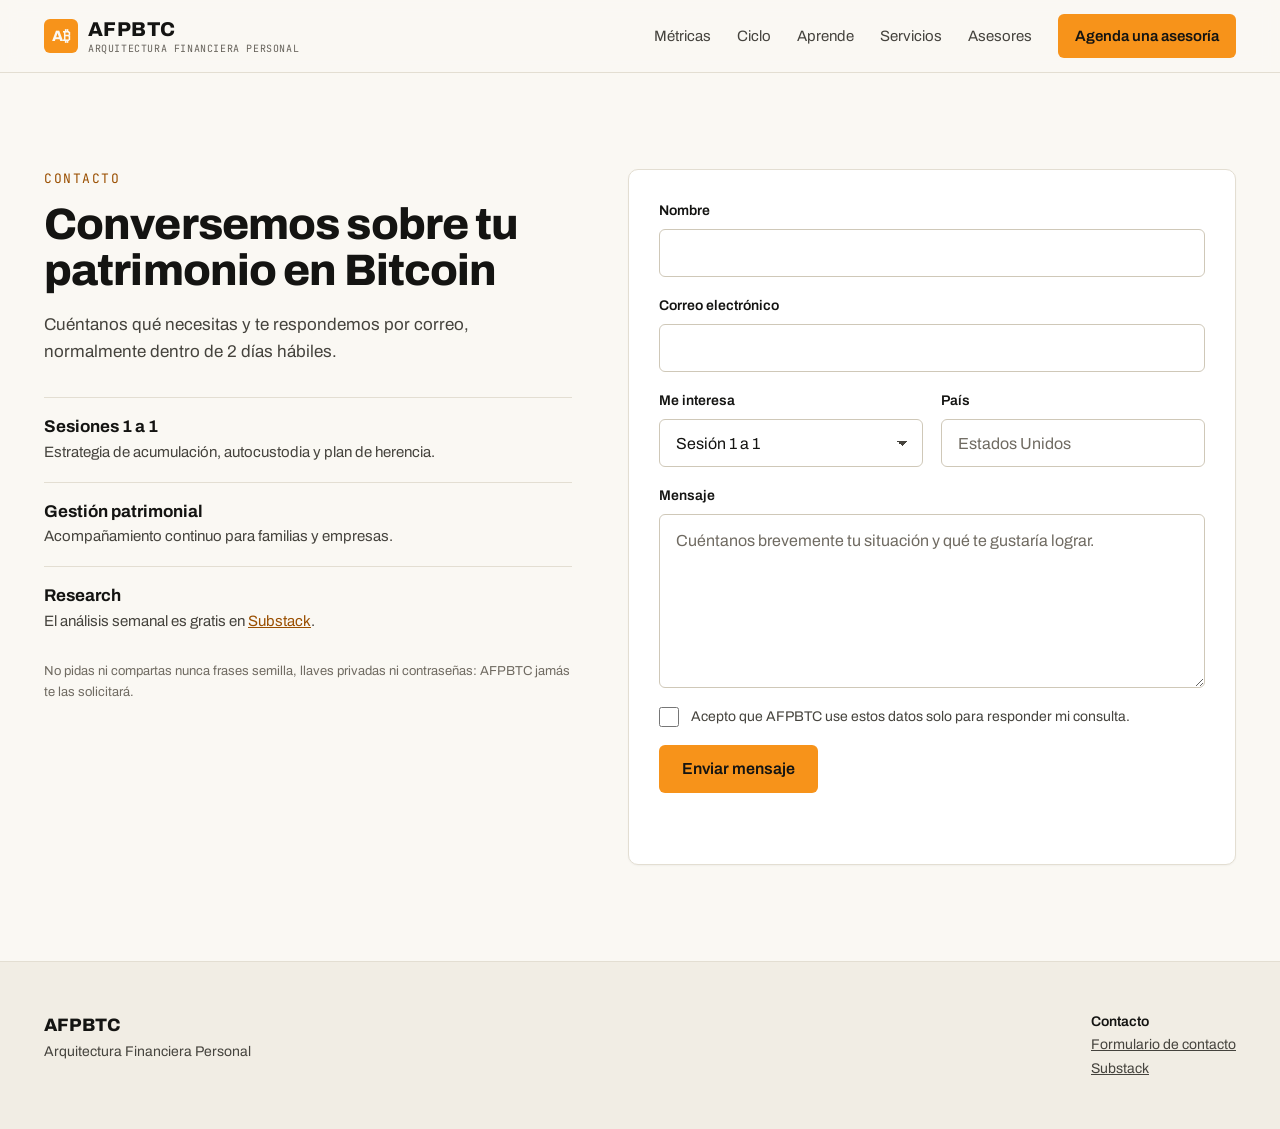
<file: public/contacto/index.html>
<!doctype html>
<html lang="es">
<head>
<meta charset="utf-8">
<meta name="viewport" content="width=device-width, initial-scale=1">
<title>Contacto — AFPBTC · Arquitectura Financiera Personal</title>
<meta name="description" content="Agenda una sesión o conversemos sobre tu patrimonio en Bitcoin. Escríbenos desde el formulario de contacto de AFPBTC.">
<link rel="canonical" href="https://afpbtc.com/contacto/">
<meta property="og:site_name" content="AFPBTC · Arquitectura Financiera Personal">
<meta property="og:title" content="Contacto — AFPBTC">
<meta property="og:url" content="https://afpbtc.com/contacto/">
<meta name="theme-color" content="#FAF8F3">
<link rel="icon" href="/favicon.svg" type="image/svg+xml">
<link rel="preconnect" href="https://fonts.googleapis.com">
<link rel="preconnect" href="https://fonts.gstatic.com" crossorigin>
<link href="https://fonts.googleapis.com/css2?family=Archivo:wght@400;500;600;800&family=JetBrains+Mono:wght@400;500&display=swap" rel="stylesheet">
<link rel="stylesheet" href="/assets/css/site.css?v=__V__">
</head>
<body class="theme-light">
<a class="skip" href="#contenido">Saltar al contenido</a>

<header class="site-header">
  <div class="wrap">
    <a class="brand" href="/" aria-label="AFPBTC, inicio">
      <span class="brand-mark" aria-hidden="true">A₿</span>
      <span class="brand-text"><span class="brand-name">AFPBTC</span><span class="brand-tag">Arquitectura Financiera Personal</span></span>
    </a>
    <button class="nav-toggle" type="button" aria-expanded="false" aria-controls="nav" aria-label="Abrir menú">
      <svg width="20" height="20" viewBox="0 0 20 20" aria-hidden="true"><path d="M3 6h14M3 10h14M3 14h14" stroke="currentColor" stroke-width="1.8" stroke-linecap="round"/></svg>
    </button>
    <nav class="nav" id="nav" aria-label="Principal">
      <a href="/metricas/">Métricas</a>
      <a href="/#ciclo">Ciclo</a>
      <a href="/#aprende">Aprende</a>
      <a href="/#servicios">Servicios</a>
      <a href="/#asesores">Asesores</a>
      <a class="btn btn-primary btn-sm header-cta" href="/contacto/" aria-current="page">Agenda una asesoría</a>
    </nav>
  </div>
</header>

<main id="contenido" class="section">
  <div class="wrap contact">
    <div class="contact-intro">
      <p class="kicker">Contacto</p>
      <h1 class="h2">Conversemos sobre tu patrimonio en Bitcoin</h1>
      <p class="lead">Cuéntanos qué necesitas y te respondemos por correo, normalmente dentro de 2 días hábiles.</p>
      <ul class="contact-points">
        <li><strong>Sesiones 1 a 1</strong><span>Estrategia de acumulación, autocustodia y plan de herencia.</span></li>
        <li><strong>Gestión patrimonial</strong><span>Acompañamiento continuo para familias y empresas.</span></li>
        <li><strong>Research</strong><span>El análisis semanal es gratis en <a href="https://substack.com/@felixpg" rel="noopener">Substack</a>.</span></li>
      </ul>
      <p class="note">No pidas ni compartas nunca frases semilla, llaves privadas ni contraseñas: AFPBTC jamás te las solicitará.</p>
    </div>

    <form class="contact-form card" id="contact-form" action="https://formspree.io/f/meaaajzw" method="POST" novalidate>
      <div class="field">
        <label for="c-name">Nombre</label>
        <input class="input" id="c-name" name="nombre" type="text" autocomplete="name" required maxlength="120">
      </div>
      <div class="field">
        <label for="c-email">Correo electrónico</label>
        <input class="input" id="c-email" name="email" type="email" autocomplete="email" required maxlength="200">
      </div>
      <div class="field-row">
        <div class="field">
          <label for="c-topic">Me interesa</label>
          <select class="input" id="c-topic" name="interes" required>
            <option value="Sesión 1 a 1">Sesión 1 a 1</option>
            <option value="Gestión patrimonial">Gestión patrimonial</option>
            <option value="Research / prensa">Research o prensa</option>
            <option value="Otro">Otro</option>
          </select>
        </div>
        <div class="field">
          <label for="c-country">País</label>
          <input class="input" id="c-country" name="pais" type="text" autocomplete="country-name" maxlength="60" placeholder="Estados Unidos">
        </div>
      </div>
      <div class="field">
        <label for="c-msg">Mensaje</label>
        <textarea class="input" id="c-msg" name="mensaje" rows="6" required minlength="10" maxlength="4000" placeholder="Cuéntanos brevemente tu situación y qué te gustaría lograr."></textarea>
      </div>
      <!-- Trampa para bots: los humanos no ven este campo. -->
      <div class="hp" aria-hidden="true" style="position:absolute;left:-10000px;top:auto;width:1px;height:1px;overflow:hidden">
        <label for="c-gotcha">No completar</label>
        <input id="c-gotcha" type="text" name="_gotcha" tabindex="-1" autocomplete="off">
      </div>
      <input type="hidden" name="_subject" id="c-subject" value="Nuevo contacto desde afpbtc.com">
      <label class="check">
        <input type="checkbox" id="c-consent" name="acepta_contacto" value="sí" required>
        <span>Acepto que AFPBTC use estos datos solo para responder mi consulta.</span>
      </label>
      <button class="btn btn-primary" type="submit" id="c-submit">Enviar mensaje</button>
      <p class="form-status" id="c-status" role="status" aria-live="polite"></p>
    </form>
  </div>
</main>

<footer class="site-footer">
  <div class="wrap">
    <div style="max-width:420px">
      <strong style="font-size:18px;font-weight:800">AFPBTC</strong>
      <span style="display:block;color:var(--ink-2)">Arquitectura Financiera Personal</span>
    </div>
    <div>
      <strong>Contacto</strong>
      <a href="/contacto/">Formulario de contacto</a><br>
      <a href="https://substack.com/@felixpg" rel="noopener">Substack</a>
    </div>
  </div>
</footer>

<script src="/assets/js/common.js?v=__V__"></script>
<script src="/assets/js/contact.js?v=__V__"></script>
</body>
</html>
</file>
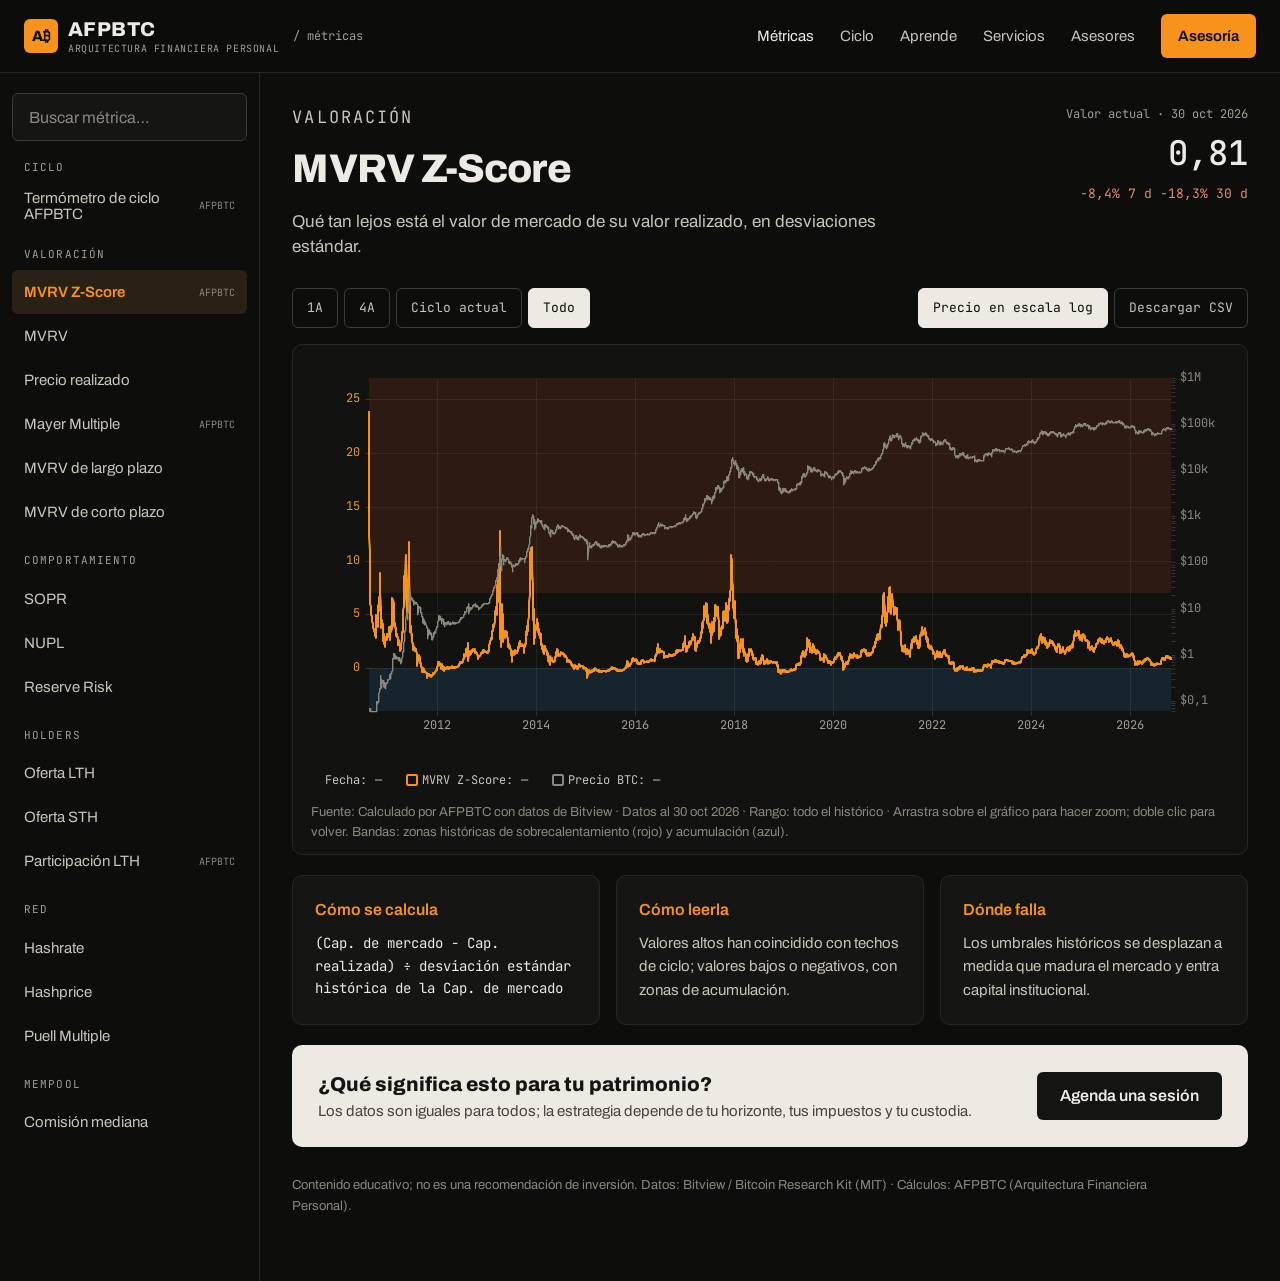
<file: public/metricas/index.html>
<!doctype html>
<html lang="es">
<head>
<meta charset="utf-8">
<meta name="viewport" content="width=device-width, initial-scale=1">
<title>Panel de métricas onchain — AFPBTC</title>
<meta name="description" content="Gráficos gratuitos de MVRV, MVRV Z-Score, NUPL, SOPR, precio realizado, holders de largo plazo, hashrate y más, con explicación en español.">
<link rel="canonical" href="https://afpbtc.com/metricas/">
<meta property="og:type" content="website">
<meta property="og:site_name" content="AFPBTC · Arquitectura Financiera Personal">
<meta property="og:title" content="Panel de métricas onchain de Bitcoin — AFPBTC">
<meta property="og:description" content="Métricas onchain de Bitcoin gratis y en español, con histórico descargable.">
<meta property="og:url" content="https://afpbtc.com/metricas/">
<meta name="theme-color" content="#0D0E0C">
<link rel="icon" href="/favicon.svg" type="image/svg+xml">
<link rel="preconnect" href="https://fonts.googleapis.com">
<link rel="preconnect" href="https://fonts.gstatic.com" crossorigin>
<link href="https://fonts.googleapis.com/css2?family=Archivo:wght@400;500;600;800&family=JetBrains+Mono:wght@400;500&display=swap" rel="stylesheet">
<link rel="stylesheet" href="/assets/vendor/uplot.min.css">
<link rel="stylesheet" href="/assets/css/site.css?v=__V__">
</head>
<body>
<a class="skip" href="#contenido">Saltar al contenido</a>

<header class="site-header">
  <div class="wrap" style="max-width:none">
    <a class="brand" href="/" aria-label="AFPBTC, inicio">
      <span class="brand-mark" aria-hidden="true">A₿</span>
      <span class="brand-text"><span class="brand-name">AFPBTC</span><span class="brand-tag">Arquitectura Financiera Personal</span></span>
      <span class="brand-sub">/ métricas</span>
    </a>
    <button class="nav-toggle" type="button" aria-expanded="false" aria-controls="nav" aria-label="Abrir menú">
      <svg width="20" height="20" viewBox="0 0 20 20" aria-hidden="true"><path d="M3 6h14M3 10h14M3 14h14" stroke="currentColor" stroke-width="1.8" stroke-linecap="round"/></svg>
    </button>
    <nav class="nav" id="nav" aria-label="Principal">
      <a href="/metricas/" aria-current="page">Métricas</a>
      <a href="/#ciclo">Ciclo</a>
      <a href="/#aprende">Aprende</a>
      <a href="/#servicios">Servicios</a>
      <a href="/#asesores">Asesores</a>
      <a class="btn btn-primary btn-sm header-cta" href="/contacto/?interes=sesion">Asesoría</a>
    </nav>
  </div>
</header>

<div class="panel">
  <aside class="panel-side" aria-label="Lista de métricas">
    <label for="search" class="sr-only">Buscar métrica</label>
    <input class="input side-search" id="search" type="search" placeholder="Buscar métrica…" autocomplete="off">
    <div class="side-list" id="side"></div>
  </aside>

  <main class="panel-main" id="contenido">
    <div class="metric-head">
      <div>
        <p class="kicker" id="m-group" style="margin:0">&nbsp;</p>
        <h1 id="m-name">Cargando…</h1>
        <p id="m-what"></p>
      </div>
      <div class="metric-now" aria-live="polite">
        <div class="mono" style="font-size:12px;color:var(--mute)">Valor actual <span id="m-date"></span></div>
        <div class="v" id="m-value">—</div>
        <div class="d" id="m-change"></div>
      </div>
    </div>

    <div class="toolbar" role="group" aria-label="Opciones del gráfico">
      <button class="chip" type="button" data-range="365" aria-pressed="false">1A</button>
      <button class="chip" type="button" data-range="1461" aria-pressed="false">4A</button>
      <button class="chip" type="button" data-range="cycle" aria-pressed="false">Ciclo actual</button>
      <button class="chip" type="button" data-range="all" aria-pressed="true">Todo</button>
      <span class="spacer"></span>
      <button class="chip" type="button" id="log-toggle" aria-pressed="true">Precio en escala log</button>
      <a class="chip" id="csv" href="#" download>Descargar CSV</a>
    </div>

    <figure class="chart-box" style="margin-left:0;margin-right:0">
      <div class="chart" id="chart"><div class="chart-msg">Cargando datos…</div></div>
      <figcaption class="chart-cap" id="m-caption"></figcaption>
    </figure>

    <div class="info-grid">
      <section class="card"><h2>Cómo se calcula</h2><p class="formula" id="m-formula"></p></section>
      <section class="card"><h2>Cómo leerla</h2><p id="m-read"></p></section>
      <section class="card"><h2>Dónde falla</h2><p id="m-limits"></p></section>
    </div>

    <div class="cta-cream">
      <div>
        <strong>¿Qué significa esto para tu patrimonio?</strong>
        <span>Los datos son iguales para todos; la estrategia depende de tu horizonte, tus impuestos y tu custodia.</span>
      </div>
      <a class="btn" href="/contacto/?interes=sesion">Agenda una sesión</a>
    </div>

    <p class="note">Contenido educativo; no es una recomendación de inversión. <span id="attr">Datos: Bitview / Bitcoin Research Kit (MIT) · Cálculos: AFPBTC</span>.</p>
  </main>
</div>

<script src="/assets/vendor/uplot.min.js"></script>
<script src="/assets/js/common.js?v=__V__"></script>
<script src="/assets/js/panel.js?v=__V__"></script>
</body>
</html>
</file>
<file: assets/css/site.css>
/* AFPBTC — estilos del sitio */
:root {
  --bg: #0D0E0C;
  --panel: #121310;
  --card: #151613;
  --line: #262823;
  --line-2: #3A3D36;
  --ink: #EDEAE3;
  --ink-2: #C9C4B8;
  --mute: #A39E93;
  --mute-2: #8C877D;
  --btc: #F7931A;
  --btc-hover: #FFB255;
  --btc-tint: #2A2116;
  --accent: #F7931A;
  --header-bg: rgba(13,14,12,.92);
  --footer-bg: #0A0B09;
  --ok: #6FCF97;
  --err: #EB8A6B;
  --live: #4CAF7A;
  --cream: #EDEAE3;
  --cream-ink: #141412;
  --cream-ink-2: #45433D;
  --cream-accent: #9A4F00;
  --cream-line: #C9C4B8;
  --cap: #1F4E79;
  --acu: #2E7DAF;
  --opt: #8A8F7A;
  --cre: #D9822B;
  --eu: #B8441E;
  --sans: 'Archivo', system-ui, -apple-system, 'Segoe UI', sans-serif;
  --mono: 'JetBrains Mono', ui-monospace, 'SFMono-Regular', Menlo, monospace;
  --wrap: 1240px;
  --radius: 10px;
}

* { box-sizing: border-box; }
html { -webkit-text-size-adjust: 100%; scroll-behavior: smooth; }
body { margin: 0; background: var(--bg); color: var(--ink); font-family: var(--sans); line-height: 1.5; }
img, svg { max-width: 100%; }
a { color: var(--accent); }
a:hover { color: var(--btc-hover); }
:focus-visible { outline: 2px solid var(--btc); outline-offset: 2px; }
.sr-only { position: absolute; width: 1px; height: 1px; padding: 0; margin: -1px; overflow: hidden; clip: rect(0 0 0 0); white-space: nowrap; border: 0; }
.skip { position: absolute; left: -999px; top: 8px; background: var(--btc); color: var(--bg); padding: 10px 14px; border-radius: 6px; z-index: 100; }
.skip:focus { left: 16px; }

.wrap { max-width: var(--wrap); margin: 0 auto; padding: 0 24px; }
.mono { font-family: var(--mono); }
.kicker { margin: 0 0 12px; font-family: var(--mono); font-size: 13px; letter-spacing: .12em; text-transform: uppercase; color: var(--accent); }
.h2 { margin: 0; font-size: clamp(32px, 4.4vw, 44px); line-height: 1.05; font-weight: 800; letter-spacing: -.02em; }
.lead { margin: 18px 0 0; font-size: 17px; line-height: 1.6; color: var(--ink-2); max-width: 640px; }
.section { padding-top: 96px; padding-bottom: 96px; }

/* Botones */
.btn { display: inline-flex; align-items: center; justify-content: center; gap: 8px; min-height: 48px; padding: 0 22px; border-radius: 6px; font: 600 16px/1 var(--sans); text-decoration: none; cursor: pointer; border: 1px solid transparent; }
.btn-primary { background: var(--btc); color: var(--bg); }
.btn-primary:hover { background: var(--btc-hover); color: var(--bg); }
.btn-ghost { border-color: var(--line-2); color: var(--ink); background: transparent; }
.btn-ghost:hover { border-color: var(--ink-2); color: var(--ink); }
.btn-outline { border-color: var(--accent); color: var(--accent); background: transparent; }
.btn-outline:hover { background: var(--btc-tint); color: var(--accent); }
.btn-sm { min-height: 44px; padding: 0 16px; font-size: 15px; }

/* Cabecera */
.site-header { border-bottom: 1px solid var(--line); background: var(--header-bg); backdrop-filter: blur(8px); position: sticky; top: 0; z-index: 50; }
.site-header .wrap { display: flex; align-items: center; justify-content: space-between; gap: 16px; padding-top: 14px; padding-bottom: 14px; }
.brand { display: flex; align-items: center; gap: 10px; text-decoration: none; color: var(--ink); }
.brand:hover { color: var(--ink); }
.brand-mark { width: 34px; height: 34px; background: var(--btc); color: var(--bg); display: flex; align-items: center; justify-content: center; font-weight: 800; font-size: 15px; border-radius: 6px; }
.brand-text { display: flex; flex-direction: column; line-height: 1.1; }
.brand-name { font-weight: 800; font-size: 20px; letter-spacing: .02em; }
.brand-tag { font-family: var(--mono); font-size: 10px; letter-spacing: .06em; text-transform: uppercase; color: var(--mute); margin-top: 3px; }
@media (max-width: 1100px) { .brand-sub { display: none; } }
@media (max-width: 380px) { .brand-tag { display: none; } }
.brand-sub { font-family: var(--mono); font-size: 12px; color: var(--mute); margin-left: 4px; }
.nav { display: flex; align-items: center; gap: 26px; }
.nav a { color: var(--ink-2); text-decoration: none; font-size: 15px; }
.nav a:hover, .nav a[aria-current="page"] { color: var(--ink); }
.nav a.btn-primary, .nav a.btn-primary:hover { color: var(--bg); }
.nav-toggle { display: none; background: transparent; border: 1px solid var(--line-2); color: var(--ink); border-radius: 6px; min-height: 44px; min-width: 44px; cursor: pointer; }
.header-cta { white-space: nowrap; }

@media (max-width: 960px) {
  .nav-toggle { display: inline-flex; align-items: center; justify-content: center; }
  .nav { display: none; position: absolute; left: 0; right: 0; top: 100%; flex-direction: column; align-items: stretch; gap: 0; background: var(--bg); border-bottom: 1px solid var(--line); padding: 8px 24px 20px; }
  .nav.open { display: flex; }
  .nav a { padding: 14px 0; border-bottom: 1px solid var(--line); font-size: 17px; }
  .nav .header-cta { margin-top: 16px; border-bottom: 0; color: var(--bg); }
}

/* Hero */
.hero { padding: 96px 0 56px; }
.hero h1 { margin: 0; font-size: clamp(44px, 7.2vw, 92px); line-height: .98; font-weight: 800; letter-spacing: -.03em; max-width: 980px; }
.hero .lead { font-size: 20px; margin-top: 28px; }
.actions { display: flex; flex-wrap: wrap; gap: 14px; margin-top: 40px; }

/* Ticker */
.ticker { border-top: 1px solid var(--line); border-bottom: 1px solid var(--line); background: var(--panel); }
.ticker .wrap { display: grid; grid-template-columns: repeat(auto-fit, minmax(170px, 1fr)); }
.tick { padding: 22px 16px 22px 0; border-right: 1px solid var(--line); min-width: 0; }
.tick:last-child { border-right: 0; }
.tick-label { font-family: var(--mono); font-size: 12px; color: var(--mute); text-transform: uppercase; letter-spacing: .08em; }
.tick-value { font-family: var(--mono); font-size: 26px; font-weight: 500; margin-top: 8px; white-space: nowrap; overflow: hidden; text-overflow: ellipsis; }
.tick-src { font-size: 12px; color: var(--mute-2); margin-top: 6px; }
.live-dot { display: inline-block; width: 7px; height: 7px; border-radius: 50%; background: var(--live); margin-right: 6px; vertical-align: 1px; }
@media (max-width: 640px) { .tick { border-right: 0; border-bottom: 1px solid var(--line); } .tick-value { font-size: 22px; } }

/* Termómetro */
.thermo { position: relative; display: grid; grid-template-columns: repeat(5, minmax(0, 1fr)); height: 64px; border-radius: 8px; overflow: visible; margin-top: 48px; }
.thermo span:nth-child(1) { background: var(--cap); border-radius: 8px 0 0 8px; }
.thermo span:nth-child(2) { background: var(--acu); }
.thermo span:nth-child(3) { background: var(--opt); }
.thermo span:nth-child(4) { background: var(--cre); }
.thermo span:nth-child(5) { background: var(--eu); border-radius: 0 8px 8px 0; }
.thermo-mark { position: absolute; top: -12px; bottom: -12px; width: 4px; margin-left: -2px; background: var(--ink); border-radius: 2px; left: 50%; transition: left .8s ease; box-shadow: 0 0 0 3px var(--bg); }
.thermo-legend { display: grid; grid-template-columns: repeat(5, minmax(0, 1fr)); margin-top: 14px; font-size: 14px; color: var(--ink-2); }
.thermo-read { display: flex; flex-wrap: wrap; align-items: baseline; gap: 10px 24px; margin-top: 28px; }
.thermo-value { font-family: var(--mono); font-size: 48px; font-weight: 500; line-height: 1; }
.thermo-phase { font-size: 24px; font-weight: 600; }
.thermo-meta { font-family: var(--mono); font-size: 13px; color: var(--mute); }
.cycle-hist { margin-top: 32px; background: var(--panel); border: 1px solid var(--line); border-radius: var(--radius); padding: 18px 18px 8px; }
.cycle-hist svg { display: block; width: 100%; height: 140px; }
.cycle-hist-label { font-family: var(--mono); font-size: 12px; color: var(--mute); display: flex; justify-content: space-between; padding-bottom: 8px; }
.thermo-legend .s { display: none; }
@media (max-width: 640px) { .thermo-legend { font-size: 12px; } .thermo-legend .l { display: none; } .thermo-legend .s { display: inline; } .thermo { height: 48px; } .thermo-value { font-size: 40px; } }

/* Tarjetas */
.grid-cards { display: grid; grid-template-columns: repeat(auto-fit, minmax(300px, 1fr)); gap: 16px; }
.card { display: flex; flex-direction: column; gap: 14px; background: var(--card); border: 1px solid var(--line); border-radius: var(--radius); padding: 26px; min-width: 0; }
a.card { text-decoration: none; color: var(--ink); transition: border-color .2s; }
a.card:hover { border-color: var(--line-2); color: var(--ink); }
.card-top { display: flex; justify-content: space-between; align-items: center; font-family: var(--mono); font-size: 12px; }
.card-top .n { color: var(--mute); }
.card-top .tag { color: var(--accent); }
.card h3 { margin: 0; font-size: 24px; font-weight: 600; }
.card p { margin: 0; font-size: 15px; line-height: 1.55; color: var(--ink-2); }
.card-value { font-family: var(--mono); font-size: 22px; }
.card-value small { font-size: 13px; color: var(--mute); margin-left: 8px; }
.spark { width: 100%; height: 52px; display: block; }
.card-metrics { font-family: var(--mono); font-size: 13px; color: var(--mute-2); }

/* Aprende (crema) */
.cream { background: var(--cream); color: var(--cream-ink); }
.cream .kicker { color: var(--cream-accent); }
.cream .lead { color: var(--cream-ink-2); }
.cream a { color: var(--cream-accent); }
.learn { display: flex; flex-wrap: wrap; gap: 56px; }
.learn-intro { flex: 1 1 340px; }
.glossary { flex: 2 1 560px; display: grid; grid-template-columns: repeat(auto-fit, minmax(240px, 1fr)); border-top: 1px solid var(--cream-line); margin: 0; }
.glossary div { padding: 22px 20px 22px 0; border-bottom: 1px solid var(--cream-line); }
.glossary dt { font-weight: 600; font-size: 18px; }
.glossary dt a { color: var(--cream-ink); text-decoration: none; }
.glossary dt a:hover { color: var(--cream-accent); }
.glossary dd { margin: 6px 0 0; font-size: 15px; line-height: 1.5; color: var(--cream-ink-2); }

/* Servicios */
.service ul { margin: 0; padding-left: 18px; font-size: 15px; line-height: 1.8; color: var(--ink-2); }
.service-foot { margin-top: auto; padding-top: 16px; border-top: 1px solid var(--line); display: flex; justify-content: space-between; align-items: center; gap: 12px; flex-wrap: wrap; }
.note { margin: 28px 0 0; font-size: 13px; line-height: 1.6; color: var(--mute-2); max-width: 860px; }

/* Asesor */
.advisor { display: flex; flex-wrap: wrap; align-items: center; gap: 24px; background: var(--card); border: 1px solid var(--line); border-radius: var(--radius); padding: 28px; }
.avatar { width: 72px; height: 72px; flex: 0 0 72px; border-radius: 50%; background: var(--btc-tint); color: var(--accent); display: flex; align-items: center; justify-content: center; font-weight: 800; font-size: 24px; }
.advisor-body { flex: 1 1 320px; }
.advisor h3 { margin: 0; font-size: 24px; font-weight: 600; }
.advisor .role { margin: 6px 0 0; font-family: var(--mono); font-size: 13px; color: var(--accent); }
.advisor p { margin: 12px 0 0; font-size: 15px; line-height: 1.55; color: var(--ink-2); max-width: 620px; }

/* Newsletter */
.newsletter .wrap { padding-top: 72px; padding-bottom: 72px; display: flex; flex-wrap: wrap; gap: 32px; justify-content: space-between; align-items: center; }
.newsletter h2 { margin: 0; font-size: 32px; font-weight: 800; letter-spacing: -.02em; }
.newsletter form { display: flex; flex-wrap: wrap; gap: 10px; flex: 0 1 460px; }
.input { flex: 1 1 240px; min-height: 48px; padding: 0 16px; background: var(--card); border: 1px solid var(--line-2); border-radius: 6px; color: var(--ink); font: 16px var(--sans); }
.input::placeholder { color: var(--mute-2); }

/* Pie */
.site-footer { border-top: 1px solid var(--line); background: var(--footer-bg); }
.site-footer .wrap { padding-top: 48px; padding-bottom: 48px; display: flex; flex-wrap: wrap; gap: 40px; justify-content: space-between; font-size: 14px; color: var(--mute); line-height: 1.7; }
.site-footer strong { color: var(--ink); font-weight: 600; display: block; }
.site-footer a { color: var(--ink-2); }
.site-footer a:hover { color: var(--accent); }
.border-top { border-top: 1px solid var(--line); }

/* ---------- Panel de métricas ---------- */
.panel { display: flex; flex-wrap: wrap; min-height: calc(100vh - 64px); }
.panel-side { flex: 1 1 260px; max-width: 100%; border-right: 1px solid var(--line); padding: 20px 12px 32px; }
.panel-main { flex: 999 1 560px; min-width: 0; padding: 32px 32px 64px; }
.side-search { width: 100%; margin: 0 0 18px; }
.side-group { margin-bottom: 18px; }
.side-group h2 { margin: 0; font-family: var(--mono); font-size: 11px; font-weight: 400; color: var(--mute); text-transform: uppercase; letter-spacing: .1em; padding: 0 12px 8px; }
.side-item { display: flex; align-items: center; justify-content: space-between; gap: 8px; width: 100%; text-align: left; min-height: 44px; padding: 0 12px; border: 0; border-radius: 6px; font: 15px var(--sans); cursor: pointer; background: transparent; color: var(--ink-2); }
.side-item:hover { background: var(--card); color: var(--ink); }
.side-item[aria-current="true"] { background: var(--btc-tint); color: var(--btc); font-weight: 600; }
.side-item .src { font-family: var(--mono); font-size: 10px; color: var(--mute-2); font-weight: 400; }
@media (max-width: 860px) {
  .panel-side { border-right: 0; border-bottom: 1px solid var(--line); padding-bottom: 8px; }
  .side-list { display: flex; gap: 8px; overflow-x: auto; padding-bottom: 12px; }
  .side-group { display: contents; }
  .side-group h2 { display: none; }
  .side-item { width: auto; white-space: nowrap; border: 1px solid var(--line-2); flex: 0 0 auto; }
  .side-item .src { display: none; }
  .panel-main { padding: 24px 16px 48px; }
}
.metric-head { display: flex; flex-wrap: wrap; justify-content: space-between; align-items: flex-start; gap: 20px; }
.metric-head h1 { margin: 8px 0 0; font-size: clamp(30px, 4vw, 40px); font-weight: 800; letter-spacing: -.02em; }
.metric-head p { margin: 10px 0 0; font-size: 17px; color: var(--ink-2); max-width: 640px; line-height: 1.5; }
.metric-now { text-align: right; }
.metric-now .v { font-family: var(--mono); font-size: 34px; font-weight: 500; margin-top: 4px; }
.metric-now .d { font-family: var(--mono); font-size: 13px; margin-top: 6px; }
.up { color: #6FCF97; } .down { color: #EB8A6B; }
@media (max-width: 640px) { .metric-now { text-align: left; } }
.toolbar { display: flex; flex-wrap: wrap; gap: 6px; margin-top: 28px; align-items: center; }
.chip { min-height: 40px; padding: 0 14px; border-radius: 6px; font: 13px var(--mono); cursor: pointer; background: transparent; color: var(--ink-2); border: 1px solid var(--line-2); text-decoration: none; display: inline-flex; align-items: center; }
.chip:hover { color: var(--ink); border-color: var(--ink-2); }
.chip[aria-pressed="true"] { background: var(--ink); color: var(--bg); border-color: var(--ink); }
.toolbar .spacer { flex: 1 1 auto; }
.chart-box { margin-top: 16px; background: var(--panel); border: 1px solid var(--line); border-radius: var(--radius); padding: 16px 12px 12px; }
.chart { width: 100%; min-height: 380px; }
.chart-cap { font-size: 13px; color: var(--mute-2); margin-top: 10px; padding: 0 6px; }
.chart-msg { padding: 120px 20px; text-align: center; color: var(--mute); font-family: var(--mono); font-size: 13px; }
.info-grid { display: grid; grid-template-columns: repeat(auto-fit, minmax(260px, 1fr)); gap: 16px; margin-top: 20px; }
.info-grid .card { padding: 22px; gap: 10px; }
.info-grid h2 { margin: 0; font-size: 16px; font-weight: 600; color: var(--btc); }
.info-grid .formula { font-family: var(--mono); font-size: 14px; line-height: 1.6; color: var(--ink); }
.cta-cream { margin-top: 20px; display: flex; flex-wrap: wrap; gap: 16px; justify-content: space-between; align-items: center; background: var(--cream); color: var(--cream-ink); border-radius: var(--radius); padding: 24px 26px; }
.cta-cream strong { font-size: 20px; font-weight: 800; display: block; }
.cta-cream span { font-size: 15px; color: var(--cream-ink-2); }
.cta-cream .btn { background: var(--cream-ink); color: var(--cream); }

/* uPlot sobre fondo oscuro */
.uplot { font-family: var(--mono); }
.u-legend { color: var(--ink-2); font-size: 12px; text-align: left; margin-top: 6px; }
.u-legend .u-marker { border-radius: 2px; }
.u-legend th { font-weight: 400; }
.u-select { background: rgba(247,147,26,.12); }

/* ---------- Contacto ---------- */
.contact { display: flex; flex-wrap: wrap; gap: 56px; align-items: flex-start; }
.contact-intro { flex: 1 1 340px; }
.contact-points { list-style: none; padding: 0; margin: 32px 0 0; display: grid; gap: 18px; }
.contact-points li { border-top: 1px solid var(--line); padding-top: 16px; }
.contact-points strong { display: block; font-size: 17px; }
.contact-points span { color: var(--ink-2); font-size: 15px; }
.contact-form { flex: 1 1 420px; gap: 18px; padding: 30px; }
.field { display: flex; flex-direction: column; gap: 8px; flex: 0 0 auto; min-width: 0; }
.field-row .field { flex: 1 1 200px; }
.field label { font-size: 14px; font-weight: 600; color: var(--ink); }
.field-row { display: flex; flex-wrap: wrap; gap: 18px; }
.contact-form .input { width: 100%; flex: 0 0 auto; }
select.input { appearance: none; background-image: linear-gradient(45deg, transparent 50%, var(--ink-2) 50%), linear-gradient(135deg, var(--ink-2) 50%, transparent 50%); background-position: calc(100% - 20px) 21px, calc(100% - 15px) 21px; background-size: 5px 5px; background-repeat: no-repeat; padding-right: 40px; }
textarea.input { padding: 14px 16px; min-height: 140px; resize: vertical; line-height: 1.5; }
.input:focus { border-color: var(--btc); outline: none; }
.contact-form .input:user-invalid { border-color: var(--err); }
.check { display: flex; gap: 12px; align-items: flex-start; font-size: 14px; color: var(--ink-2); line-height: 1.5; cursor: pointer; }
.check input { width: 20px; height: 20px; margin: 1px 0 0; accent-color: var(--btc); flex: 0 0 auto; }
.hp { position: absolute; left: -10000px; width: 1px; height: 1px; overflow: hidden; }
.contact-form .btn { align-self: flex-start; }
.contact-form .btn:disabled { opacity: .7; cursor: default; }
.form-status { margin: 0; font-size: 15px; min-height: 1.5em; }
.form-status.ok { color: var(--ok); }
.form-status.err { color: var(--err); }

/* ---------- Tema claro (inicio, contacto) ----------
   El panel de métricas sigue en oscuro: es la "herramienta".
   Todos los colores de texto cumplen contraste AA (≥ 4,5:1). */
.theme-light {
  --bg: #FAF8F3;
  --panel: #F1EDE4;
  --card: #FFFFFF;
  --line: #E3DED2;
  --line-2: #CFC8B8;
  --ink: #141412;
  --ink-2: #45433D;
  --mute: #66625A;
  --mute-2: #706B62;
  --accent: #9A4F00;
  --btc-tint: #FCEBD5;
  --header-bg: rgba(250,248,243,.92);
  --footer-bg: #F1EDE4;
  --ok: #1E7A4C;
  --err: #B23C1C;
  --live: #1E9A5C;
  /* La sección "Aprende" pasa a ser la franja oscura del ritmo de la página. */
  --cream: #141412;
  --cream-ink: #EDEAE3;
  --cream-ink-2: #C9C4B8;
  --cream-accent: #F7931A;
  --cream-line: #3A3D36;
}
.theme-light .btn-primary, .theme-light .nav a.btn-primary { color: #141412; }
.theme-light .btn-primary:hover { background: #E8850F; }
.theme-light .card { box-shadow: 0 1px 2px rgba(20,20,18,.04); }
.theme-light a.card:hover { border-color: var(--line-2); box-shadow: 0 4px 16px rgba(20,20,18,.06); }
.theme-light .thermo-mark { background: #141412; }
.theme-light .input { background-color: #FFFFFF; }
</file>
<file: assets/vendor/uplot.min.css>
.uplot, .uplot *, .uplot *::before, .uplot *::after {box-sizing: border-box;}.uplot {font-family: system-ui, -apple-system, "Segoe UI", Roboto, "Helvetica Neue", Arial, "Noto Sans", sans-serif, "Apple Color Emoji", "Segoe UI Emoji", "Segoe UI Symbol", "Noto Color Emoji";line-height: 1.5;width: min-content;}.u-title {text-align: center;font-size: 18px;font-weight: bold;}.u-wrap {position: relative;user-select: none;}.u-over, .u-under {position: absolute;}.u-under {overflow: hidden;}.uplot canvas {display: block;position: relative;width: 100%;height: 100%;}.u-axis {position: absolute;}.u-legend {font-size: 14px;margin: auto;text-align: center;}.u-inline {display: block;}.u-inline * {display: inline-block;}.u-inline tr {margin-right: 16px;}.u-legend th {font-weight: 600;}.u-legend th > * {vertical-align: middle;display: inline-block;}.u-legend .u-marker {width: 1em;height: 1em;margin-right: 4px;background-clip: padding-box !important;}.u-inline.u-live th::after {content: ":";vertical-align: middle;}.u-inline:not(.u-live) .u-value {display: none;}.u-series > * {padding: 4px;}.u-series th {cursor: pointer;}.u-legend .u-off > * {opacity: 0.3;}.u-select {background: rgba(0,0,0,0.07);position: absolute;pointer-events: none;}.u-cursor-x, .u-cursor-y {position: absolute;left: 0;top: 0;pointer-events: none;will-change: transform;}.u-hz .u-cursor-x, .u-vt .u-cursor-y {height: 100%;border-right: 1px dashed #607D8B;}.u-hz .u-cursor-y, .u-vt .u-cursor-x {width: 100%;border-bottom: 1px dashed #607D8B;}.u-cursor-pt {position: absolute;top: 0;left: 0;border-radius: 50%;border: 0 solid;pointer-events: none;will-change: transform;/*this has to be !important since we set inline "background" shorthand */background-clip: padding-box !important;}.u-axis.u-off, .u-select.u-off, .u-cursor-x.u-off, .u-cursor-y.u-off, .u-cursor-pt.u-off {display: none;}
</file>
